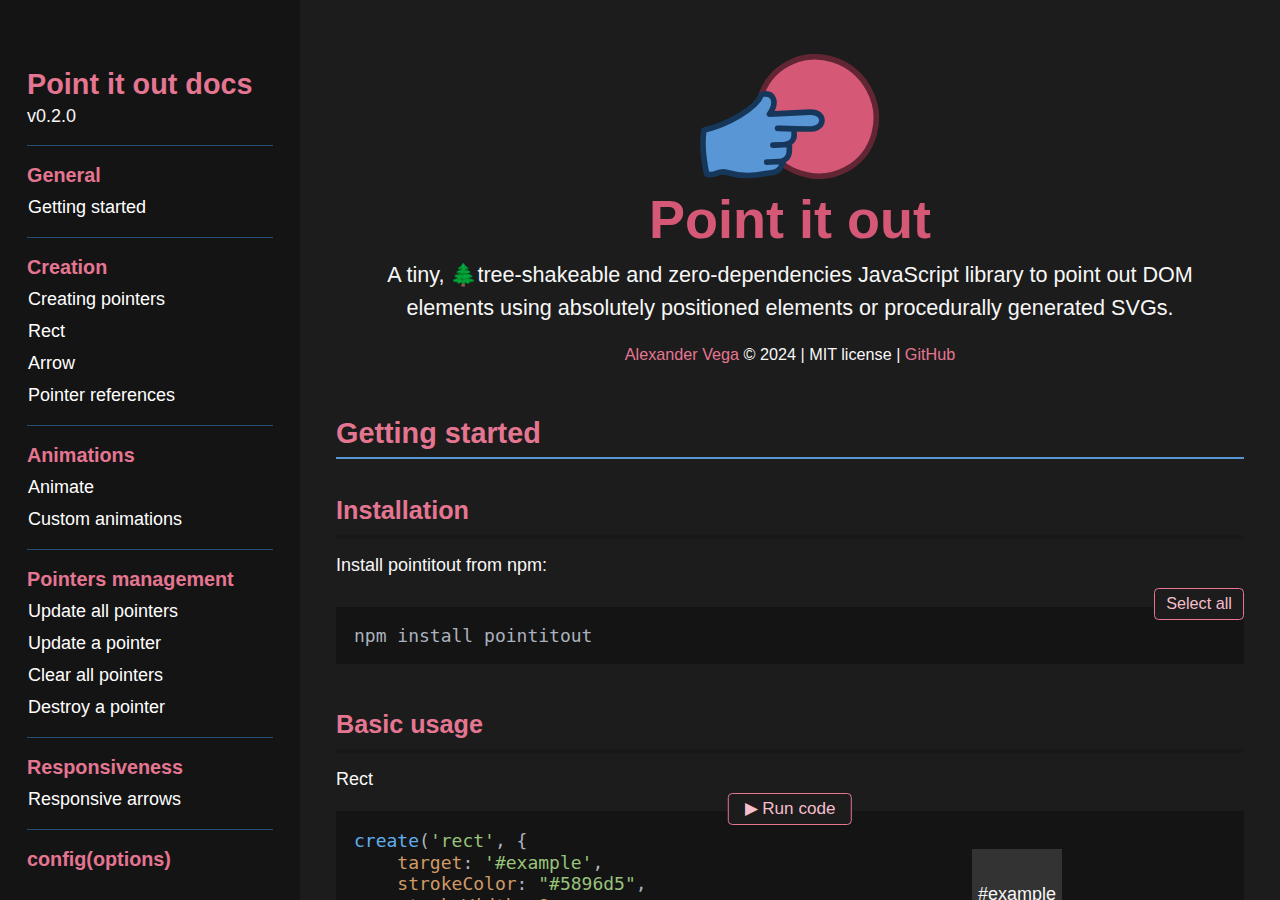
<file: index.html>
<!doctype html>
<html lang="en">
  <head>
    <title>Point it out docs</title>
    <meta 
      name="description" 
      content="A tiny, zero-dependencies JavaScript library to mark/point out DOM elements">
    <meta charset="utf-8" />
    <link rel="icon" href="./favicon.png" />
    <meta name="viewport" content="width=device-width, initial-scale=1, minimum-scale=1.0" />
    <meta name="twitter:card" content="summary">
    <meta name="twitter:title" content="Point It Out Docs">
    <meta name="twitter:description"
        content="A tiny, zero-dependencies JavaScript library to mark/point out DOM elements.">
    <meta name="twitter:image" content="https://alexvgjm.github.io/point-it-out-docs/pointitout-og-logo.png">
    <meta property="og:type" content="website" />
    <meta property="og:url" content="https://alexvgjm.github.io/point-it-out-docs/">
    <meta property="og:title" content="Point it out docs">
    <meta property="og:description"
        content="A tiny, zero-dependencies JavaScript library to mark/point out DOM elements.">
    <meta property="og:image" content="https://alexvgjm.github.io/point-it-out-docs/pointitout-og-logo.png">
    <meta property="og:image:alt" content="Point it out logo">
    <meta property="og:image:width" content="512">
    <meta property="og:image:height" content="512">
    
		<link href="./_app/immutable/assets/0.DX8jMTkm.css" rel="stylesheet">
		<link href="./_app/immutable/assets/2.DrftE_6a.css" rel="stylesheet">
		<link href="./_app/immutable/assets/Code.BOVeQm82.css" rel="stylesheet">
		<link href="./_app/immutable/assets/ColumnsContainer.DMpBQ9Uu.css" rel="stylesheet">
		<link rel="modulepreload" href="./_app/immutable/entry/start.C_4SP4wZ.js">
		<link rel="modulepreload" href="./_app/immutable/chunks/entry.DupgRjM6.js">
		<link rel="modulepreload" href="./_app/immutable/chunks/index-client.C_AGn1Ij.js">
		<link rel="modulepreload" href="./_app/immutable/chunks/paths.CXGXOoeF.js">
		<link rel="modulepreload" href="./_app/immutable/entry/app.7cC1iTsD.js">
		<link rel="modulepreload" href="./_app/immutable/chunks/disclose-version.DjlcKni_.js">
		<link rel="modulepreload" href="./_app/immutable/chunks/this.CEaKAIAF.js">
		<link rel="modulepreload" href="./_app/immutable/chunks/props.BeXgiwNT.js">
		<link rel="modulepreload" href="./_app/immutable/nodes/0.Dg5qHKQ-.js">
		<link rel="modulepreload" href="./_app/immutable/chunks/general.svelte.B65VZ__f.js">
		<link rel="modulepreload" href="./_app/immutable/chunks/legacy.BQXG6iyP.js">
		<link rel="modulepreload" href="./_app/immutable/chunks/each.DEwrRhAq.js">
		<link rel="modulepreload" href="./_app/immutable/chunks/stores.DI-hdf5D.js">
		<link rel="modulepreload" href="./_app/immutable/chunks/public.CSbpTb0O.js">
		<link rel="modulepreload" href="./_app/immutable/chunks/pointitout.Jpb47ULF.js">
		<link rel="modulepreload" href="./_app/immutable/nodes/2.D7hSCXw6.js">
		<link rel="modulepreload" href="./_app/immutable/chunks/Code.DUo6Pgyj.js">
		<link rel="modulepreload" href="./_app/immutable/chunks/ColumnsContainer.DbzHa6Fa.js">
  </head>
  <body data-sveltekit-preload-data="hover">
    <div style="display: contents"><!--[--><!--[--><!----><div class="docs-wrapper svelte-vlmqi6"><nav class="main-nav svelte-1vh071f "><button class="open-nav svelte-1vh071f"><span class="svelte-1vh071f"></span> <span class="svelte-1vh071f"></span> <span class="svelte-1vh071f"></span></button> <div class="main-nav__wrapper svelte-1vh071f"><header class="svelte-1vh071f"><h1><a href="./" data-sveltekit-reload="">Point it out docs</a></h1> <div class="version">v0.2.0</div></header> <!--[--><nav class="main-nav__section svelte-1vh071f"><h2 class="svelte-1vh071f"><a href="./#getting-started">General</a></h2> <!--[--><!--[!--><a class="main-nav__link svelte-1vh071f " href="./#getting-started">Getting started</a><!--]--><!--]--></nav><nav class="main-nav__section svelte-1vh071f"><h2 class="svelte-1vh071f"><a href="./create#creating-pointers">Creation</a></h2> <!--[--><!--[!--><a class="main-nav__link svelte-1vh071f " href="./create#creating-pointers">Creating pointers</a><!--]--><!--[!--><a class="main-nav__link svelte-1vh071f " href="./create#rect">Rect</a><!--]--><!--[!--><a class="main-nav__link svelte-1vh071f " href="./create#arrow">Arrow</a><!--]--><!--[!--><a class="main-nav__link svelte-1vh071f " href="./create#pointer-references">Pointer references</a><!--]--><!--]--></nav><nav class="main-nav__section svelte-1vh071f"><h2 class="svelte-1vh071f"><a href="./animations#animate">Animations</a></h2> <!--[--><!--[!--><a class="main-nav__link svelte-1vh071f " href="./animations#animate">Animate</a><!--]--><!--[!--><a class="main-nav__link svelte-1vh071f " href="./animations#custom-animations">Custom animations</a><!--]--><!--]--></nav><nav class="main-nav__section svelte-1vh071f"><h2 class="svelte-1vh071f"><a href="./management#update-all">Pointers management</a></h2> <!--[--><!--[!--><a class="main-nav__link svelte-1vh071f " href="./management#update-all">Update all pointers</a><!--]--><!--[!--><a class="main-nav__link svelte-1vh071f " href="./management#update-specific-pointer">Update a pointer</a><!--]--><!--[!--><a class="main-nav__link svelte-1vh071f " href="./management#clear-all-pointers">Clear all pointers</a><!--]--><!--[!--><a class="main-nav__link svelte-1vh071f " href="./management#destroy-specific-pointer">Destroy a pointer</a><!--]--><!--]--></nav><nav class="main-nav__section svelte-1vh071f"><h2 class="svelte-1vh071f"><a href="./responsiveness#responsive-arrows">Responsiveness</a></h2> <!--[--><!--[!--><a class="main-nav__link svelte-1vh071f " href="./responsiveness#responsive-arrows">Responsive arrows</a><!--]--><!--]--></nav><nav class="main-nav__section svelte-1vh071f"><h2 class="svelte-1vh071f"><a href="./config#configuring-global-options">config(options)</a></h2> <!--[--><!--[!--><a class="main-nav__link svelte-1vh071f " href="./config#configuring-global-options">Configuring global options</a><!--]--><!--]--></nav><!--]--></div></nav><!----> <main class="svelte-vlmqi6"><div class="loader svelte-1fi8u3s "><div class="loader__spinner svelte-1fi8u3s"></div></div><!----> <!----><!----><header data-nav-heading="" id="getting-started" class="svelte-1cj560o"><img class="point-it-out-logo svelte-1cj560o" src="./pointitout-logo.svg" alt="Point it out logo"> <h1 class="point-it-out-title svelte-1cj560o">Point it out</h1> <p class="subtitle svelte-1cj560o">A tiny, 🌲tree-shakeable and zero-dependencies JavaScript library to point out DOM elements using absolutely positioned
  elements or procedurally generated SVGs.</p> <p class="copy svelte-1cj560o"><a href="https://alexvega.net/">Alexander Vega</a> © 2024 | MIT license | <a href="https://github.com/alexvgjm/point-it-out">GitHub</a></p></header> <section class="doc-section"><h1>Getting started</h1> <section class="doc-section"><h2>Installation</h2> <p>Install pointitout from npm:</p> <div class="code-wrapper svelte-ciqgfa " style="--lang-color: transparent"><!--[!--><!--]--> <div class="code-wrapper__buttons svelte-ciqgfa"><!--[!--><!--]--> <!--[!--><!--]--> <!--[--><button class="code-wrapper__button svelte-ciqgfa">Select all</button><!--]--></div> <pre class="svelte-ciqgfa"><code class="language-bash svelte-ciqgfa"><!----><!---->npm install pointitout<!----></code></pre></div><!----></section> <section class="doc-section"><h2>Basic usage</h2> <p>Rect</p> <div class="columns-container svelte-3zhna5 " style="--gap: 0px; margin-top: 1rem"><div class="columns-container__left svelte-3zhna5"><!----><div class="code-wrapper svelte-ciqgfa code-wrapper--no-top" style="--lang-color: transparent"><!--[!--><!--]--> <div class="code-wrapper__buttons svelte-ciqgfa"><!--[!--><!--]--> <!--[!--><!--]--> <!--[!--><!--]--></div> <pre class="svelte-ciqgfa"><code class="language-typescript svelte-ciqgfa"><!----><!---->create('rect', {
    target: '#example',
    strokeColor: "#5896d5",
    strokeWidth: 8,
    round: '20%',
})<!----></code></pre></div><!----></div> <div class="columns-container__right svelte-3zhna5"><!----><div slot="right" class="result-panel"><button class="example-btn svelte-1cj560o">▶ Run code</button> <div class="test-box" id="example">#example</div></div><!----></div></div><!----> <p>Arrow</p> <div class="columns-container svelte-3zhna5 " style="--gap: 0px; margin-top: 1rem"><div class="columns-container__left svelte-3zhna5"><!----><div class="code-wrapper svelte-ciqgfa code-wrapper--no-top" style="--lang-color: transparent"><!--[!--><!--]--> <div class="code-wrapper__buttons svelte-ciqgfa"><!--[!--><!--]--> <!--[!--><!--]--> <!--[!--><!--]--></div> <pre class="svelte-ciqgfa"><code class="language-typescript svelte-ciqgfa"><!----><!---->create('rect', {
  target: '#example2', 
  container: 'main',
  strokeColor: "palevioletred",
  fillColor: "lightpink",
  strokeWidth: 8,
  distance: 20
})<!----></code></pre></div><!----></div> <div class="columns-container__right svelte-3zhna5"><!----><div slot="right" class="result-panel"><button class="example-btn svelte-1cj560o">▶ Run code</button> <div class="test-box" id="example2">#example</div></div><!----></div></div><!----> <p>See more options for the <a href="./create">create function</a>.</p></section></section><!----><!----></main></div><!----><!--]--> <!--[!--><!--]--><!--]-->
			
			<script>
				{
					__sveltekit_myheyk = {
						base: new URL(".", location).pathname.slice(0, -1),
						assets: "/point-it-out-docs"
					};

					const element = document.currentScript.parentElement;

					const data = [{"type":"data","data":{},"uses":{}},null];

					Promise.all([
						import("./_app/immutable/entry/start.C_4SP4wZ.js"),
						import("./_app/immutable/entry/app.7cC1iTsD.js")
					]).then(([kit, app]) => {
						kit.start(app, element, {
							node_ids: [0, 2],
							data,
							form: null,
							error: null
						});
					});
				}
			</script>
		</div>
  </body>
</html>
</file>
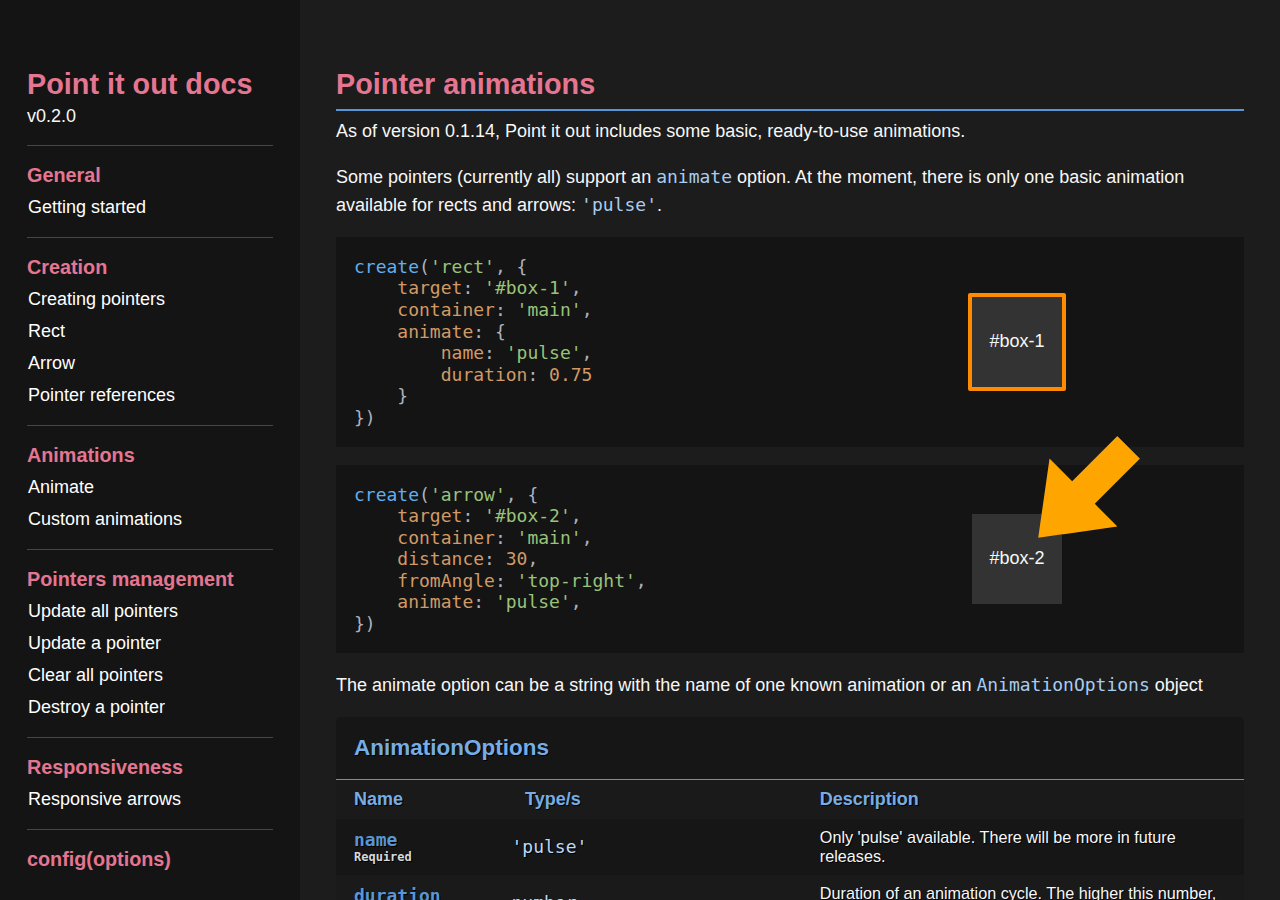
<file: animations.html>
<!doctype html>
<html lang="en">
  <head>
    <title>Point it out docs</title>
    <meta 
      name="description" 
      content="A tiny, zero-dependencies JavaScript library to mark/point out DOM elements">
    <meta charset="utf-8" />
    <link rel="icon" href="./favicon.png" />
    <meta name="viewport" content="width=device-width, initial-scale=1, minimum-scale=1.0" />
    <meta name="twitter:card" content="summary">
    <meta name="twitter:title" content="Point It Out Docs">
    <meta name="twitter:description"
        content="A tiny, zero-dependencies JavaScript library to mark/point out DOM elements.">
    <meta name="twitter:image" content="https://alexvgjm.github.io/point-it-out-docs/pointitout-og-logo.png">
    <meta property="og:type" content="website" />
    <meta property="og:url" content="https://alexvgjm.github.io/point-it-out-docs/">
    <meta property="og:title" content="Point it out docs">
    <meta property="og:description"
        content="A tiny, zero-dependencies JavaScript library to mark/point out DOM elements.">
    <meta property="og:image" content="https://alexvgjm.github.io/point-it-out-docs/pointitout-og-logo.png">
    <meta property="og:image:alt" content="Point it out logo">
    <meta property="og:image:width" content="512">
    <meta property="og:image:height" content="512">
    
		<link href="./_app/immutable/assets/0.DX8jMTkm.css" rel="stylesheet">
		<link href="./_app/immutable/assets/Code.BOVeQm82.css" rel="stylesheet">
		<link href="./_app/immutable/assets/ColumnsContainer.DMpBQ9Uu.css" rel="stylesheet">
		<link href="./_app/immutable/assets/PropertiesTable.3aZccJcu.css" rel="stylesheet">
		<link href="./_app/immutable/assets/InfoBox.GkqFjwmi.css" rel="stylesheet">
		<link rel="modulepreload" href="./_app/immutable/entry/start.C_4SP4wZ.js">
		<link rel="modulepreload" href="./_app/immutable/chunks/entry.DupgRjM6.js">
		<link rel="modulepreload" href="./_app/immutable/chunks/index-client.C_AGn1Ij.js">
		<link rel="modulepreload" href="./_app/immutable/chunks/paths.CXGXOoeF.js">
		<link rel="modulepreload" href="./_app/immutable/entry/app.7cC1iTsD.js">
		<link rel="modulepreload" href="./_app/immutable/chunks/disclose-version.DjlcKni_.js">
		<link rel="modulepreload" href="./_app/immutable/chunks/this.CEaKAIAF.js">
		<link rel="modulepreload" href="./_app/immutable/chunks/props.BeXgiwNT.js">
		<link rel="modulepreload" href="./_app/immutable/nodes/0.Dg5qHKQ-.js">
		<link rel="modulepreload" href="./_app/immutable/chunks/general.svelte.B65VZ__f.js">
		<link rel="modulepreload" href="./_app/immutable/chunks/legacy.BQXG6iyP.js">
		<link rel="modulepreload" href="./_app/immutable/chunks/each.DEwrRhAq.js">
		<link rel="modulepreload" href="./_app/immutable/chunks/stores.DI-hdf5D.js">
		<link rel="modulepreload" href="./_app/immutable/chunks/public.CSbpTb0O.js">
		<link rel="modulepreload" href="./_app/immutable/chunks/pointitout.Jpb47ULF.js">
		<link rel="modulepreload" href="./_app/immutable/nodes/3.Dw5dJVbp.js">
		<link rel="modulepreload" href="./_app/immutable/chunks/Code.DUo6Pgyj.js">
		<link rel="modulepreload" href="./_app/immutable/chunks/ColumnsContainer.DbzHa6Fa.js">
		<link rel="modulepreload" href="./_app/immutable/chunks/PropertiesTable.Cw4P0USA.js">
		<link rel="modulepreload" href="./_app/immutable/chunks/InfoBox.D6dvsujv.js">
  </head>
  <body data-sveltekit-preload-data="hover">
    <div style="display: contents"><!--[--><!--[--><!----><div class="docs-wrapper svelte-vlmqi6"><nav class="main-nav svelte-1vh071f "><button class="open-nav svelte-1vh071f"><span class="svelte-1vh071f"></span> <span class="svelte-1vh071f"></span> <span class="svelte-1vh071f"></span></button> <div class="main-nav__wrapper svelte-1vh071f"><header class="svelte-1vh071f"><h1><a href="./" data-sveltekit-reload="">Point it out docs</a></h1> <div class="version">v0.2.0</div></header> <!--[--><nav class="main-nav__section svelte-1vh071f"><h2 class="svelte-1vh071f"><a href="./#getting-started">General</a></h2> <!--[--><!--[!--><a class="main-nav__link svelte-1vh071f " href="./#getting-started">Getting started</a><!--]--><!--]--></nav><nav class="main-nav__section svelte-1vh071f"><h2 class="svelte-1vh071f"><a href="./create#creating-pointers">Creation</a></h2> <!--[--><!--[!--><a class="main-nav__link svelte-1vh071f " href="./create#creating-pointers">Creating pointers</a><!--]--><!--[!--><a class="main-nav__link svelte-1vh071f " href="./create#rect">Rect</a><!--]--><!--[!--><a class="main-nav__link svelte-1vh071f " href="./create#arrow">Arrow</a><!--]--><!--[!--><a class="main-nav__link svelte-1vh071f " href="./create#pointer-references">Pointer references</a><!--]--><!--]--></nav><nav class="main-nav__section svelte-1vh071f"><h2 class="svelte-1vh071f"><a href="./animations#animate">Animations</a></h2> <!--[--><!--[!--><a class="main-nav__link svelte-1vh071f " href="./animations#animate">Animate</a><!--]--><!--[!--><a class="main-nav__link svelte-1vh071f " href="./animations#custom-animations">Custom animations</a><!--]--><!--]--></nav><nav class="main-nav__section svelte-1vh071f"><h2 class="svelte-1vh071f"><a href="./management#update-all">Pointers management</a></h2> <!--[--><!--[!--><a class="main-nav__link svelte-1vh071f " href="./management#update-all">Update all pointers</a><!--]--><!--[!--><a class="main-nav__link svelte-1vh071f " href="./management#update-specific-pointer">Update a pointer</a><!--]--><!--[!--><a class="main-nav__link svelte-1vh071f " href="./management#clear-all-pointers">Clear all pointers</a><!--]--><!--[!--><a class="main-nav__link svelte-1vh071f " href="./management#destroy-specific-pointer">Destroy a pointer</a><!--]--><!--]--></nav><nav class="main-nav__section svelte-1vh071f"><h2 class="svelte-1vh071f"><a href="./responsiveness#responsive-arrows">Responsiveness</a></h2> <!--[--><!--[!--><a class="main-nav__link svelte-1vh071f " href="./responsiveness#responsive-arrows">Responsive arrows</a><!--]--><!--]--></nav><nav class="main-nav__section svelte-1vh071f"><h2 class="svelte-1vh071f"><a href="./config#configuring-global-options">config(options)</a></h2> <!--[--><!--[!--><a class="main-nav__link svelte-1vh071f " href="./config#configuring-global-options">Configuring global options</a><!--]--><!--]--></nav><!--]--></div></nav><!----> <main class="svelte-vlmqi6"><div class="loader svelte-1fi8u3s "><div class="loader__spinner svelte-1fi8u3s"></div></div><!----> <!----><!----><section class="doc-section"><h1 id="animate">Pointer animations</h1> <p>As of version 0.1.14, Point it out includes some basic, ready-to-use animations.</p> <p>Some pointers (currently all) support an <code>animate</code> option.
    At the moment, there is only
    one basic animation available for rects and arrows: <code>'pulse'</code>.</p> <div class="columns-container svelte-3zhna5 " style="--gap: 0px; margin-top: 1rem"><div class="columns-container__left svelte-3zhna5"><!----><div class="code-wrapper svelte-ciqgfa code-wrapper--no-top" style="--lang-color: transparent"><!--[!--><!--]--> <div class="code-wrapper__buttons svelte-ciqgfa"><!--[!--><!--]--> <!--[!--><!--]--> <!--[!--><!--]--></div> <pre class="svelte-ciqgfa"><code class="language-typescript svelte-ciqgfa"><!----><!---->create('rect', {
    target: '#box-1', 
    container: 'main',
    animate: {
        name: 'pulse',
        duration: 0.75
    }
})<!----></code></pre></div><!----></div> <div class="columns-container__right svelte-3zhna5"><!----><div slot="right" class="result-panel"><div class="test-box" id="box-1">#box-1</div></div><!----></div></div><!----> <div class="columns-container svelte-3zhna5 " style="--gap: 0px; margin-top: 1rem"><div class="columns-container__left svelte-3zhna5"><!----><div class="code-wrapper svelte-ciqgfa code-wrapper--no-top" style="--lang-color: transparent"><!--[!--><!--]--> <div class="code-wrapper__buttons svelte-ciqgfa"><!--[!--><!--]--> <!--[!--><!--]--> <!--[!--><!--]--></div> <pre class="svelte-ciqgfa"><code class="language-typescript svelte-ciqgfa"><!----><!---->create('arrow', {
    target: '#box-2', 
    container: 'main',
    distance: 30,
    fromAngle: 'top-right',
    animate: 'pulse',
})<!----></code></pre></div><!----></div> <div class="columns-container__right svelte-3zhna5"><!----><div slot="right" class="result-panel"><div class="test-box" id="box-2">#box-2</div></div><!----></div></div><!----> <p>The animate option can be a string with the name of one known animation or an <code>AnimationOptions</code> object</p> <!--[!--><section class="props-table svelte-6nh96j "><!--[--><h1 class="title svelte-6nh96j"><!---->AnimationOptions<!----></h1><!--]--> <!--[--><div class="props-table__header props-table__header--name svelte-6nh96j">Name</div> <div class="props-table__header props-table__header--types svelte-6nh96j">Type/s</div> <div class="props-table__header props-table__header--desc svelte-6nh96j">Description</div><!--]--> <!--[--><div class="prop-name svelte-6nh96j ">name <span class="default svelte-6nh96j"><!--[!-->Required<!--]--></span></div> <div class="prop-types svelte-6nh96j"><!--[--><span class="prop-type svelte-6nh96j"><!---->'pulse'<!----></span><!--]--></div> <div class="prop-desc svelte-6nh96j"><span><!---->Only 'pulse' available. There will be more in future releases.<!----></span></div> <!--[!--><!--]--><div class="prop-name svelte-6nh96j ">duration <span class="default svelte-6nh96j"><!--[-->Default: 1<!--]--></span></div> <div class="prop-types svelte-6nh96j"><!--[--><span class="prop-type svelte-6nh96j"><!---->number<!----></span><!--]--></div> <div class="prop-desc svelte-6nh96j"><span><!---->Duration of an animation cycle. The higher this number, the lower the speed.<!----></span></div> <!--[!--><!--]--><div class="prop-name svelte-6nh96j ">direction <span class="default svelte-6nh96j"><!--[-->Default: 'alternate'<!--]--></span></div> <div class="prop-types svelte-6nh96j"><!--[--><span class="prop-type svelte-6nh96j"><!---->'normal'<!----></span><span class="prop-type svelte-6nh96j"><!---->'alternate'<!----></span><!--]--></div> <div class="prop-desc svelte-6nh96j"><span><!---->If should play forward or alternate forward and backward.<!----></span></div> <!--[!--><!--]--><div class="prop-name svelte-6nh96j ">repeat <span class="default svelte-6nh96j"><!--[-->Default: 'infinite'<!--]--></span></div> <div class="prop-types svelte-6nh96j"><!--[--><span class="prop-type svelte-6nh96j"><!---->number<!----></span><span class="prop-type svelte-6nh96j"><!---->'infinite'<!----></span><!--]--></div> <div class="prop-desc svelte-6nh96j"><span><!---->Number of repetitions or 'infinite'<!----></span></div> <!--[!--><!--]--><!--]--><!----></section><!--]--><!----> <h2>Why so few options?</h2> <p>The goal is not to create a full-fledged animation system, but rather to 
    provide some basic, ready-to-use animations. If you want to implement 
    more complex custom animations, read the section below.</p></section> <section class="doc-section"><h1 id="custom-animations">Custom animations</h1> <p>To facilitate customization, pointers are not WebComponents and do not hide any of the
    properties they use. They are simple HTML elements in your site or web app.</p> <p>You can use the <code><a href="./create#common-params">className</a></code> option to add a custom class to a pointer, or do anything else you want with the pointer reference,
    such as assigning an ID. This way, you can write your own CSS animations.</p> <div class="columns-container svelte-3zhna5 " style="--gap: 0px; margin-top: 2.5rem"><div class="columns-container__left svelte-3zhna5"><!----><div slot="left"><div class="code-wrapper svelte-ciqgfa code-wrapper--show-lang code-wrapper--no-top" style="--lang-color: #f1dd35"><!--[--><div class="code-wrapper__lang svelte-ciqgfa">JavaScript</div><!--]--> <div class="code-wrapper__buttons svelte-ciqgfa"><!--[!--><!--]--> <!--[!--><!--]--> <!--[!--><!--]--></div> <pre class="svelte-ciqgfa"><code class="language-javascript svelte-ciqgfa"><!----><!---->create('rect', {
  target: '#example', 
  container: 'main',
  className: 'rainbow-spinny-pointer'
})<!----></code></pre></div><!----> <div class="code-wrapper svelte-ciqgfa code-wrapper--show-lang" style="--lang-color: #2965f1"><!--[--><div class="code-wrapper__lang svelte-ciqgfa">CSS</div><!--]--> <div class="code-wrapper__buttons svelte-ciqgfa"><!--[!--><!--]--> <!--[!--><!--]--> <!--[!--><!--]--></div> <pre class="svelte-ciqgfa"><code class="language-css svelte-ciqgfa"><!----><!---->.rainbow-spinny-pointer {
  animation: 2s infinite rainbow-spin;
}

@keyframes rainbow-spin {
  0% { 
    transform: rotate(0deg);
    filter: hue-rotate(0);
  }
  100% { 
    transform: rotate(360deg); 
    filter: hue-rotate(360deg);
  }
}<!----></code></pre></div><!----></div><!----></div> <div class="columns-container__right svelte-3zhna5"><!----><div slot="right" class="result-panel"><div class="test-box" id="example">#example</div></div><!----></div></div><!----> <div class="info-box svelte-ki5phx"><!--[!--><!--]--> <!----><!---->Do not mix <code>animate</code> option and custom animations.<!----></div><!----> <h2>Unsafe CSS properties</h2> <p>Some CSS properties of pointers can be overridden during
    updates. Specifically, you should be aware of 
    the <code>left</code> and <code>top</code> properties,
    which are used to position the pointer over the target.</p> <p>On the other hand, most styling properties are set when the pointer is
  created and are applied inline using the style attribute on the pointer 
  element or its child elements. Fortunately, animation properties take 
  precedence and override inline styles.</p> <p>Besides animations, if you need to modify some styles via CSS instead of 
  using the options, you will need to replace the inline styles 
  via JavaScript or use the infamous <code>!important</code> keyword. Don't
  be afraid to use it, this is one of the legitimate uses of that keyword and
  one of the reasons for its existence.</p></section><!----><!----></main></div><!----><!--]--> <!--[!--><!--]--><!--]-->
			
			<script>
				{
					__sveltekit_myheyk = {
						base: new URL(".", location).pathname.slice(0, -1),
						assets: "/point-it-out-docs"
					};

					const element = document.currentScript.parentElement;

					const data = [{"type":"data","data":{},"uses":{}},null];

					Promise.all([
						import("./_app/immutable/entry/start.C_4SP4wZ.js"),
						import("./_app/immutable/entry/app.7cC1iTsD.js")
					]).then(([kit, app]) => {
						kit.start(app, element, {
							node_ids: [0, 3],
							data,
							form: null,
							error: null
						});
					});
				}
			</script>
		</div>
  </body>
</html>
</file>
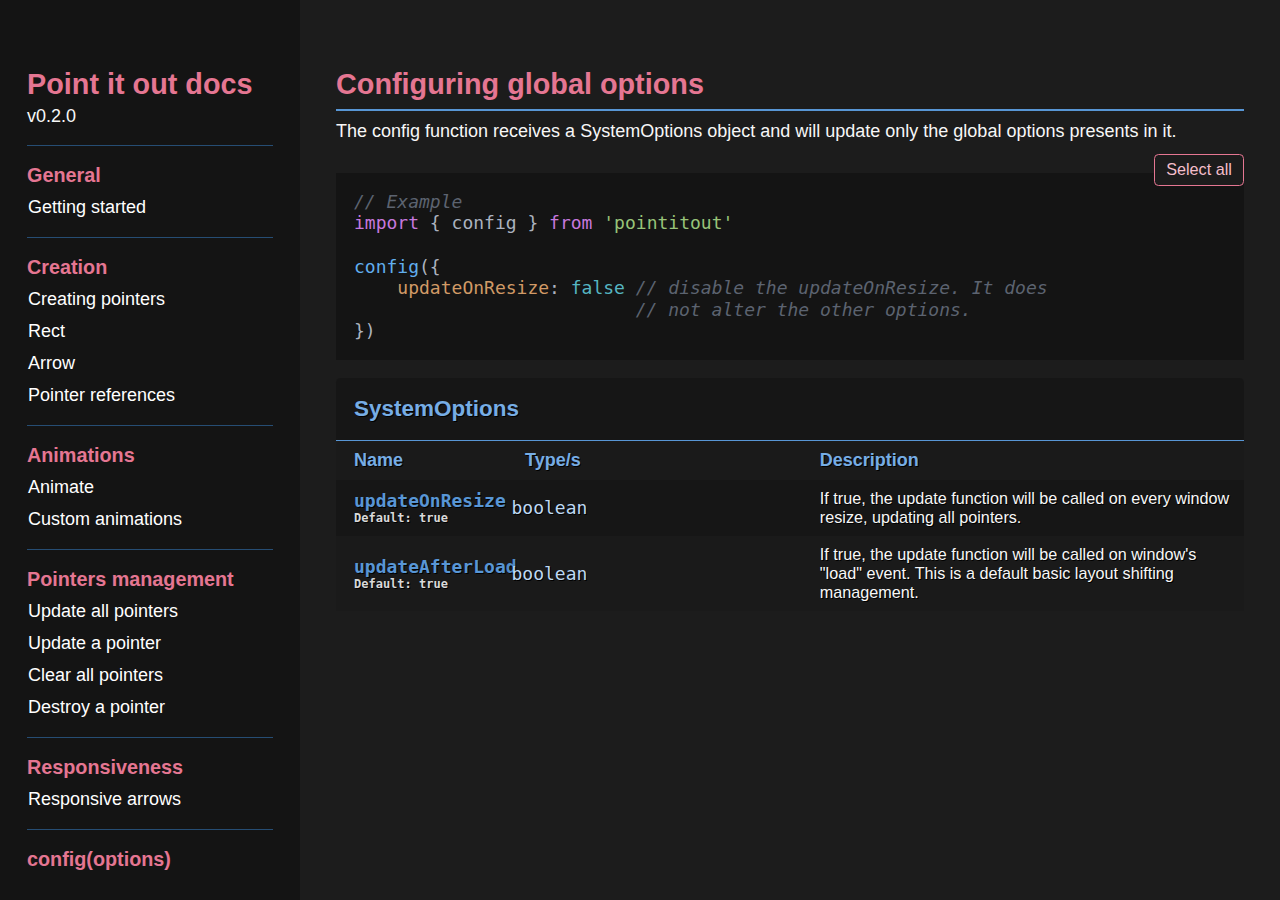
<file: config.html>
<!doctype html>
<html lang="en">
  <head>
    <title>Point it out docs</title>
    <meta 
      name="description" 
      content="A tiny, zero-dependencies JavaScript library to mark/point out DOM elements">
    <meta charset="utf-8" />
    <link rel="icon" href="./favicon.png" />
    <meta name="viewport" content="width=device-width, initial-scale=1, minimum-scale=1.0" />
    <meta name="twitter:card" content="summary">
    <meta name="twitter:title" content="Point It Out Docs">
    <meta name="twitter:description"
        content="A tiny, zero-dependencies JavaScript library to mark/point out DOM elements.">
    <meta name="twitter:image" content="https://alexvgjm.github.io/point-it-out-docs/pointitout-og-logo.png">
    <meta property="og:type" content="website" />
    <meta property="og:url" content="https://alexvgjm.github.io/point-it-out-docs/">
    <meta property="og:title" content="Point it out docs">
    <meta property="og:description"
        content="A tiny, zero-dependencies JavaScript library to mark/point out DOM elements.">
    <meta property="og:image" content="https://alexvgjm.github.io/point-it-out-docs/pointitout-og-logo.png">
    <meta property="og:image:alt" content="Point it out logo">
    <meta property="og:image:width" content="512">
    <meta property="og:image:height" content="512">
    
		<link href="./_app/immutable/assets/0.DX8jMTkm.css" rel="stylesheet">
		<link href="./_app/immutable/assets/Code.BOVeQm82.css" rel="stylesheet">
		<link href="./_app/immutable/assets/PropertiesTable.3aZccJcu.css" rel="stylesheet">
		<link rel="modulepreload" href="./_app/immutable/entry/start.C_4SP4wZ.js">
		<link rel="modulepreload" href="./_app/immutable/chunks/entry.DupgRjM6.js">
		<link rel="modulepreload" href="./_app/immutable/chunks/index-client.C_AGn1Ij.js">
		<link rel="modulepreload" href="./_app/immutable/chunks/paths.CXGXOoeF.js">
		<link rel="modulepreload" href="./_app/immutable/entry/app.7cC1iTsD.js">
		<link rel="modulepreload" href="./_app/immutable/chunks/disclose-version.DjlcKni_.js">
		<link rel="modulepreload" href="./_app/immutable/chunks/this.CEaKAIAF.js">
		<link rel="modulepreload" href="./_app/immutable/chunks/props.BeXgiwNT.js">
		<link rel="modulepreload" href="./_app/immutable/nodes/0.Dg5qHKQ-.js">
		<link rel="modulepreload" href="./_app/immutable/chunks/general.svelte.B65VZ__f.js">
		<link rel="modulepreload" href="./_app/immutable/chunks/legacy.BQXG6iyP.js">
		<link rel="modulepreload" href="./_app/immutable/chunks/each.DEwrRhAq.js">
		<link rel="modulepreload" href="./_app/immutable/chunks/stores.DI-hdf5D.js">
		<link rel="modulepreload" href="./_app/immutable/chunks/public.CSbpTb0O.js">
		<link rel="modulepreload" href="./_app/immutable/chunks/pointitout.Jpb47ULF.js">
		<link rel="modulepreload" href="./_app/immutable/nodes/4.Dkwi65V-.js">
		<link rel="modulepreload" href="./_app/immutable/chunks/Code.DUo6Pgyj.js">
		<link rel="modulepreload" href="./_app/immutable/chunks/PropertiesTable.Cw4P0USA.js">
  </head>
  <body data-sveltekit-preload-data="hover">
    <div style="display: contents"><!--[--><!--[--><!----><div class="docs-wrapper svelte-vlmqi6"><nav class="main-nav svelte-1vh071f "><button class="open-nav svelte-1vh071f"><span class="svelte-1vh071f"></span> <span class="svelte-1vh071f"></span> <span class="svelte-1vh071f"></span></button> <div class="main-nav__wrapper svelte-1vh071f"><header class="svelte-1vh071f"><h1><a href="./" data-sveltekit-reload="">Point it out docs</a></h1> <div class="version">v0.2.0</div></header> <!--[--><nav class="main-nav__section svelte-1vh071f"><h2 class="svelte-1vh071f"><a href="./#getting-started">General</a></h2> <!--[--><!--[!--><a class="main-nav__link svelte-1vh071f " href="./#getting-started">Getting started</a><!--]--><!--]--></nav><nav class="main-nav__section svelte-1vh071f"><h2 class="svelte-1vh071f"><a href="./create#creating-pointers">Creation</a></h2> <!--[--><!--[!--><a class="main-nav__link svelte-1vh071f " href="./create#creating-pointers">Creating pointers</a><!--]--><!--[!--><a class="main-nav__link svelte-1vh071f " href="./create#rect">Rect</a><!--]--><!--[!--><a class="main-nav__link svelte-1vh071f " href="./create#arrow">Arrow</a><!--]--><!--[!--><a class="main-nav__link svelte-1vh071f " href="./create#pointer-references">Pointer references</a><!--]--><!--]--></nav><nav class="main-nav__section svelte-1vh071f"><h2 class="svelte-1vh071f"><a href="./animations#animate">Animations</a></h2> <!--[--><!--[!--><a class="main-nav__link svelte-1vh071f " href="./animations#animate">Animate</a><!--]--><!--[!--><a class="main-nav__link svelte-1vh071f " href="./animations#custom-animations">Custom animations</a><!--]--><!--]--></nav><nav class="main-nav__section svelte-1vh071f"><h2 class="svelte-1vh071f"><a href="./management#update-all">Pointers management</a></h2> <!--[--><!--[!--><a class="main-nav__link svelte-1vh071f " href="./management#update-all">Update all pointers</a><!--]--><!--[!--><a class="main-nav__link svelte-1vh071f " href="./management#update-specific-pointer">Update a pointer</a><!--]--><!--[!--><a class="main-nav__link svelte-1vh071f " href="./management#clear-all-pointers">Clear all pointers</a><!--]--><!--[!--><a class="main-nav__link svelte-1vh071f " href="./management#destroy-specific-pointer">Destroy a pointer</a><!--]--><!--]--></nav><nav class="main-nav__section svelte-1vh071f"><h2 class="svelte-1vh071f"><a href="./responsiveness#responsive-arrows">Responsiveness</a></h2> <!--[--><!--[!--><a class="main-nav__link svelte-1vh071f " href="./responsiveness#responsive-arrows">Responsive arrows</a><!--]--><!--]--></nav><nav class="main-nav__section svelte-1vh071f"><h2 class="svelte-1vh071f"><a href="./config#configuring-global-options">config(options)</a></h2> <!--[--><!--[!--><a class="main-nav__link svelte-1vh071f " href="./config#configuring-global-options">Configuring global options</a><!--]--><!--]--></nav><!--]--></div></nav><!----> <main class="svelte-vlmqi6"><div class="loader svelte-1fi8u3s "><div class="loader__spinner svelte-1fi8u3s"></div></div><!----> <!----><!----><section class="doc-section"><h1 id="configuring-global-options">Configuring global options</h1> <p>The config function receives a SystemOptions object and will update only 
    the global options presents in it.</p> <div class="code-wrapper svelte-ciqgfa " style="--lang-color: transparent"><!--[!--><!--]--> <div class="code-wrapper__buttons svelte-ciqgfa"><!--[!--><!--]--> <!--[!--><!--]--> <!--[--><button class="code-wrapper__button svelte-ciqgfa">Select all</button><!--]--></div> <pre class="svelte-ciqgfa"><code class="language-typescript svelte-ciqgfa"><!----><!---->// Example
import { config } from 'pointitout' 
    
config({
    updateOnResize: false // disable the updateOnResize. It does
                          // not alter the other options.
})<!----></code></pre></div><!----> <!--[!--><section class="props-table svelte-6nh96j "><!--[--><h1 class="title svelte-6nh96j"><!---->SystemOptions<!----></h1><!--]--> <!--[--><div class="props-table__header props-table__header--name svelte-6nh96j">Name</div> <div class="props-table__header props-table__header--types svelte-6nh96j">Type/s</div> <div class="props-table__header props-table__header--desc svelte-6nh96j">Description</div><!--]--> <!--[--><div class="prop-name svelte-6nh96j ">updateOnResize <span class="default svelte-6nh96j"><!--[-->Default: true<!--]--></span></div> <div class="prop-types svelte-6nh96j"><!--[--><span class="prop-type svelte-6nh96j"><!---->boolean<!----></span><!--]--></div> <div class="prop-desc svelte-6nh96j"><span><!---->If true, the update function will be called on every window resize, updating all pointers.<!----></span></div> <!--[!--><!--]--><div class="prop-name svelte-6nh96j ">updateAfterLoad <span class="default svelte-6nh96j"><!--[-->Default: true<!--]--></span></div> <div class="prop-types svelte-6nh96j"><!--[--><span class="prop-type svelte-6nh96j"><!---->boolean<!----></span><!--]--></div> <div class="prop-desc svelte-6nh96j"><span><!---->If true, the update function will be called on window's "load" event. This is a default basic layout shifting management.<!----></span></div> <!--[!--><!--]--><!--]--><!----></section><!--]--><!----></section><!----><!----></main></div><!----><!--]--> <!--[!--><!--]--><!--]-->
			
			<script>
				{
					__sveltekit_myheyk = {
						base: new URL(".", location).pathname.slice(0, -1),
						assets: "/point-it-out-docs"
					};

					const element = document.currentScript.parentElement;

					const data = [{"type":"data","data":{},"uses":{}},null];

					Promise.all([
						import("./_app/immutable/entry/start.C_4SP4wZ.js"),
						import("./_app/immutable/entry/app.7cC1iTsD.js")
					]).then(([kit, app]) => {
						kit.start(app, element, {
							node_ids: [0, 4],
							data,
							form: null,
							error: null
						});
					});
				}
			</script>
		</div>
  </body>
</html>
</file>
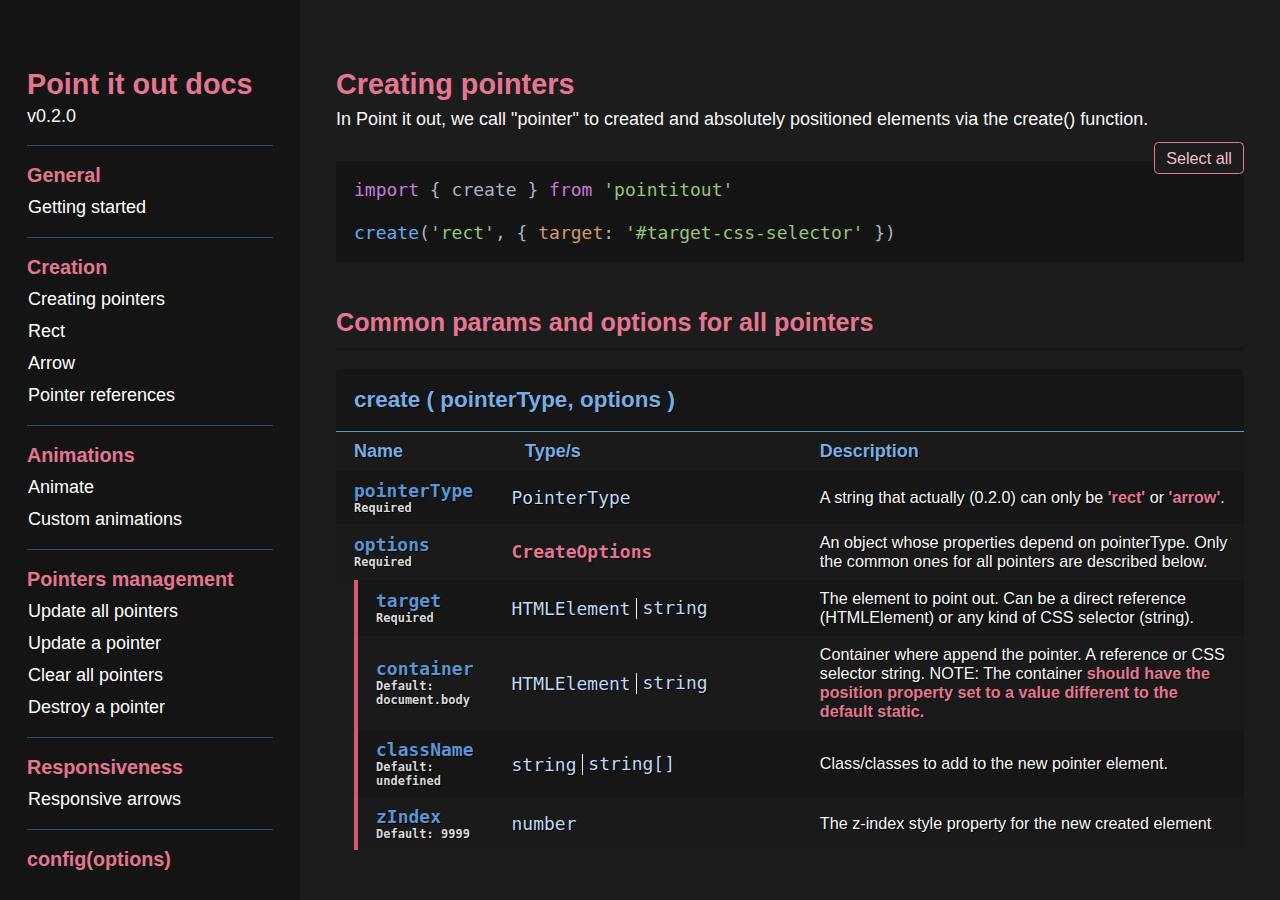
<file: create.html>
<!doctype html>
<html lang="en">
  <head>
    <title>Point it out docs</title>
    <meta 
      name="description" 
      content="A tiny, zero-dependencies JavaScript library to mark/point out DOM elements">
    <meta charset="utf-8" />
    <link rel="icon" href="./favicon.png" />
    <meta name="viewport" content="width=device-width, initial-scale=1, minimum-scale=1.0" />
    <meta name="twitter:card" content="summary">
    <meta name="twitter:title" content="Point It Out Docs">
    <meta name="twitter:description"
        content="A tiny, zero-dependencies JavaScript library to mark/point out DOM elements.">
    <meta name="twitter:image" content="https://alexvgjm.github.io/point-it-out-docs/pointitout-og-logo.png">
    <meta property="og:type" content="website" />
    <meta property="og:url" content="https://alexvgjm.github.io/point-it-out-docs/">
    <meta property="og:title" content="Point it out docs">
    <meta property="og:description"
        content="A tiny, zero-dependencies JavaScript library to mark/point out DOM elements.">
    <meta property="og:image" content="https://alexvgjm.github.io/point-it-out-docs/pointitout-og-logo.png">
    <meta property="og:image:alt" content="Point it out logo">
    <meta property="og:image:width" content="512">
    <meta property="og:image:height" content="512">
    
		<link href="./_app/immutable/assets/0.DX8jMTkm.css" rel="stylesheet">
		<link href="./_app/immutable/assets/Code.BOVeQm82.css" rel="stylesheet">
		<link href="./_app/immutable/assets/ColumnsContainer.DMpBQ9Uu.css" rel="stylesheet">
		<link href="./_app/immutable/assets/PropertiesTable.3aZccJcu.css" rel="stylesheet">
		<link href="./_app/immutable/assets/InfoBox.GkqFjwmi.css" rel="stylesheet">
		<link rel="modulepreload" href="./_app/immutable/entry/start.C_4SP4wZ.js">
		<link rel="modulepreload" href="./_app/immutable/chunks/entry.DupgRjM6.js">
		<link rel="modulepreload" href="./_app/immutable/chunks/index-client.C_AGn1Ij.js">
		<link rel="modulepreload" href="./_app/immutable/chunks/paths.CXGXOoeF.js">
		<link rel="modulepreload" href="./_app/immutable/entry/app.7cC1iTsD.js">
		<link rel="modulepreload" href="./_app/immutable/chunks/disclose-version.DjlcKni_.js">
		<link rel="modulepreload" href="./_app/immutable/chunks/this.CEaKAIAF.js">
		<link rel="modulepreload" href="./_app/immutable/chunks/props.BeXgiwNT.js">
		<link rel="modulepreload" href="./_app/immutable/nodes/0.Dg5qHKQ-.js">
		<link rel="modulepreload" href="./_app/immutable/chunks/general.svelte.B65VZ__f.js">
		<link rel="modulepreload" href="./_app/immutable/chunks/legacy.BQXG6iyP.js">
		<link rel="modulepreload" href="./_app/immutable/chunks/each.DEwrRhAq.js">
		<link rel="modulepreload" href="./_app/immutable/chunks/stores.DI-hdf5D.js">
		<link rel="modulepreload" href="./_app/immutable/chunks/public.CSbpTb0O.js">
		<link rel="modulepreload" href="./_app/immutable/chunks/pointitout.Jpb47ULF.js">
		<link rel="modulepreload" href="./_app/immutable/nodes/5.BHRLWZKJ.js">
		<link rel="modulepreload" href="./_app/immutable/chunks/Code.DUo6Pgyj.js">
		<link rel="modulepreload" href="./_app/immutable/chunks/ColumnsContainer.DbzHa6Fa.js">
		<link rel="modulepreload" href="./_app/immutable/chunks/PropertiesTable.Cw4P0USA.js">
		<link rel="modulepreload" href="./_app/immutable/chunks/InfoBox.D6dvsujv.js">
  </head>
  <body data-sveltekit-preload-data="hover">
    <div style="display: contents"><!--[--><!--[--><!----><div class="docs-wrapper svelte-vlmqi6"><nav class="main-nav svelte-1vh071f "><button class="open-nav svelte-1vh071f"><span class="svelte-1vh071f"></span> <span class="svelte-1vh071f"></span> <span class="svelte-1vh071f"></span></button> <div class="main-nav__wrapper svelte-1vh071f"><header class="svelte-1vh071f"><h1><a href="./" data-sveltekit-reload="">Point it out docs</a></h1> <div class="version">v0.2.0</div></header> <!--[--><nav class="main-nav__section svelte-1vh071f"><h2 class="svelte-1vh071f"><a href="./#getting-started">General</a></h2> <!--[--><!--[!--><a class="main-nav__link svelte-1vh071f " href="./#getting-started">Getting started</a><!--]--><!--]--></nav><nav class="main-nav__section svelte-1vh071f"><h2 class="svelte-1vh071f"><a href="./create#creating-pointers">Creation</a></h2> <!--[--><!--[!--><a class="main-nav__link svelte-1vh071f " href="./create#creating-pointers">Creating pointers</a><!--]--><!--[!--><a class="main-nav__link svelte-1vh071f " href="./create#rect">Rect</a><!--]--><!--[!--><a class="main-nav__link svelte-1vh071f " href="./create#arrow">Arrow</a><!--]--><!--[!--><a class="main-nav__link svelte-1vh071f " href="./create#pointer-references">Pointer references</a><!--]--><!--]--></nav><nav class="main-nav__section svelte-1vh071f"><h2 class="svelte-1vh071f"><a href="./animations#animate">Animations</a></h2> <!--[--><!--[!--><a class="main-nav__link svelte-1vh071f " href="./animations#animate">Animate</a><!--]--><!--[!--><a class="main-nav__link svelte-1vh071f " href="./animations#custom-animations">Custom animations</a><!--]--><!--]--></nav><nav class="main-nav__section svelte-1vh071f"><h2 class="svelte-1vh071f"><a href="./management#update-all">Pointers management</a></h2> <!--[--><!--[!--><a class="main-nav__link svelte-1vh071f " href="./management#update-all">Update all pointers</a><!--]--><!--[!--><a class="main-nav__link svelte-1vh071f " href="./management#update-specific-pointer">Update a pointer</a><!--]--><!--[!--><a class="main-nav__link svelte-1vh071f " href="./management#clear-all-pointers">Clear all pointers</a><!--]--><!--[!--><a class="main-nav__link svelte-1vh071f " href="./management#destroy-specific-pointer">Destroy a pointer</a><!--]--><!--]--></nav><nav class="main-nav__section svelte-1vh071f"><h2 class="svelte-1vh071f"><a href="./responsiveness#responsive-arrows">Responsiveness</a></h2> <!--[--><!--[!--><a class="main-nav__link svelte-1vh071f " href="./responsiveness#responsive-arrows">Responsive arrows</a><!--]--><!--]--></nav><nav class="main-nav__section svelte-1vh071f"><h2 class="svelte-1vh071f"><a href="./config#configuring-global-options">config(options)</a></h2> <!--[--><!--[!--><a class="main-nav__link svelte-1vh071f " href="./config#configuring-global-options">Configuring global options</a><!--]--><!--]--></nav><!--]--></div></nav><!----> <main class="svelte-vlmqi6"><div class="loader svelte-1fi8u3s "><div class="loader__spinner svelte-1fi8u3s"></div></div><!----> <!----><!----><h1 id="creating-pointers">Creating pointers</h1> <section class="doc-section"><p>In Point it out, we call "pointer" to created and absolutely positioned elements via the
    create() function.</p> <div class="code-wrapper svelte-ciqgfa " style="--lang-color: transparent"><!--[!--><!--]--> <div class="code-wrapper__buttons svelte-ciqgfa"><!--[!--><!--]--> <!--[!--><!--]--> <!--[--><button class="code-wrapper__button svelte-ciqgfa">Select all</button><!--]--></div> <pre class="svelte-ciqgfa"><code class="language-typescript svelte-ciqgfa"><!----><!---->import { create } from 'pointitout' 

create('rect', { target: '#target-css-selector' })<!----></code></pre></div><!----> <section class="doc-section"><h2 id="common-params">Common params and options for all pointers</h2> <!--[!--><section class="props-table svelte-6nh96j "><!--[--><h1 class="title svelte-6nh96j"><!---->create ( pointerType, <span id='options-in-title'>options</span> )<!----></h1><!--]--> <!--[--><div class="props-table__header props-table__header--name svelte-6nh96j">Name</div> <div class="props-table__header props-table__header--types svelte-6nh96j">Type/s</div> <div class="props-table__header props-table__header--desc svelte-6nh96j">Description</div><!--]--> <!--[--><div class="prop-name svelte-6nh96j ">pointerType <span class="default svelte-6nh96j"><!--[!-->Required<!--]--></span></div> <div class="prop-types svelte-6nh96j"><!--[--><span class="prop-type svelte-6nh96j"><!---->PointerType<!----></span><!--]--></div> <div class="prop-desc svelte-6nh96j"><span><!---->A string that actually (0.2.0) can only 
        be <strong>'rect'</strong> or <strong>'arrow'</strong>.<!----></span></div> <!--[!--><!--]--><div class="prop-name svelte-6nh96j ">options <span class="default svelte-6nh96j"><!--[!-->Required<!--]--></span></div> <div class="prop-types svelte-6nh96j"><!--[--><span class="prop-type svelte-6nh96j"><!----><strong>CreateOptions</strong><!----></span><!--]--></div> <div class="prop-desc svelte-6nh96j"><span><!---->An object whose properties depend on  
        pointerType. Only the common ones for all pointers are described below.<!----></span></div> <!--[--><!--[--><!--[!--><!--]--> <!--[!--><!--]--> <!--[--><div class="prop-name svelte-6nh96j subtable-name">target <span class="default svelte-6nh96j"><!--[!-->Required<!--]--></span></div> <div class="prop-types svelte-6nh96j"><!--[--><span class="prop-type svelte-6nh96j"><!---->HTMLElement<!----></span><span class="prop-type svelte-6nh96j"><!---->string<!----></span><!--]--></div> <div class="prop-desc svelte-6nh96j"><span><!---->The element to point out. Can be a direct reference 
                (HTMLElement) or any kind of CSS selector (string).<!----></span></div> <!--[!--><!--]--><div class="prop-name svelte-6nh96j subtable-name">container <span class="default svelte-6nh96j"><!--[-->Default: document.body<!--]--></span></div> <div class="prop-types svelte-6nh96j"><!--[--><span class="prop-type svelte-6nh96j"><!---->HTMLElement<!----></span><span class="prop-type svelte-6nh96j"><!---->string<!----></span><!--]--></div> <div class="prop-desc svelte-6nh96j"><span><!---->Container where append the pointer. A reference or CSS selector string. NOTE: The container <strong>should have the position property set to a value different to the default static.</strong><!----></span></div> <!--[!--><!--]--><div class="prop-name svelte-6nh96j subtable-name">className <span class="default svelte-6nh96j"><!--[-->Default: undefined<!--]--></span></div> <div class="prop-types svelte-6nh96j"><!--[--><span class="prop-type svelte-6nh96j"><!---->string<!----></span><span class="prop-type svelte-6nh96j"><!---->string[]<!----></span><!--]--></div> <div class="prop-desc svelte-6nh96j"><span><!---->Class/classes to add to the new pointer element.<!----></span></div> <!--[!--><!--]--><div class="prop-name svelte-6nh96j subtable-name">zIndex <span class="default svelte-6nh96j"><!--[-->Default: 9999<!--]--></span></div> <div class="prop-types svelte-6nh96j"><!--[--><span class="prop-type svelte-6nh96j"><!---->number<!----></span><!--]--></div> <div class="prop-desc svelte-6nh96j"><span><!---->The z-index style property for the new created element<!----></span></div> <!--[!--><!--]--><!--]--><!--]--><!----><!--]--><!--]--><!----></section><!--]--><!----></section> <section class="doc-section"><h2>Common params and options for all SVG pointers</h2> <!--[!--><section class="props-table svelte-6nh96j "><!--[--><h1 class="title svelte-6nh96j"><!---->SVGOptions<!----></h1><!--]--> <!--[--><div class="props-table__header props-table__header--name svelte-6nh96j">Name</div> <div class="props-table__header props-table__header--types svelte-6nh96j">Type/s</div> <div class="props-table__header props-table__header--desc svelte-6nh96j">Description</div><!--]--> <!--[--><div class="prop-name svelte-6nh96j ">strokeWidth <span class="default svelte-6nh96j"><!--[-->Default: 4<!--]--></span></div> <div class="prop-types svelte-6nh96j"><!--[--><span class="prop-type svelte-6nh96j"><!---->number<!----></span><!--]--></div> <div class="prop-desc svelte-6nh96j"><span><!---->Stroke (the outline line) width in pixels.<!----></span></div> <!--[!--><!--]--><div class="prop-name svelte-6nh96j ">strokeColor <span class="default svelte-6nh96j"><!--[-->Default: 'darkorange'<!--]--></span></div> <div class="prop-types svelte-6nh96j"><!--[--><span class="prop-type svelte-6nh96j"><!---->string<!----></span><!--]--></div> <div class="prop-desc svelte-6nh96j"><span><!---->Stroke (the outline line) color. A SVG/CSS valid color string i.e <strong>'#aa23c8'</strong> or <strong>'rgba(211, 17, 32, 0.5)'</strong>.<!----></span></div> <!--[!--><!--]--><div class="prop-name svelte-6nh96j ">fillColor <span class="default svelte-6nh96j"><!--[-->Default: 'orange' ('none' in rects)<!--]--></span></div> <div class="prop-types svelte-6nh96j"><!--[--><span class="prop-type svelte-6nh96j"><!---->string<!----></span><!--]--></div> <div class="prop-desc svelte-6nh96j"><span><!---->SVG fill color (to fill the shape). A SVG/CSS valid color string i.e <strong>'#aa23c8'</strong> or <strong>'rgba(211, 17, 32, 0.5)'</strong>.<!----></span></div> <!--[!--><!--]--><!--]--><!----></section><!--]--><!----> <div class="info-box svelte-ki5phx"><!--[!--><!--]--> <!----><!---->TIP: You can access the created SVG, so you can actually modify 
      any of its styles by CSS properties, but be careful with those properties 
      that alter the size, since Point it out will not recalculate an appropriate 
      container size for it.<!----></div><!----></section></section> <section class="doc-section"><h1 id="rect">Rect</h1> <p>The first and most basic pointer. In addition to the options described above, this pointer has
    the following specific options:</p> <!--[!--><section class="props-table svelte-6nh96j "><!--[--><h1 class="title svelte-6nh96j"><!---->create ( <strong>'rect'</strong>, options )<!----></h1><!--]--> <!--[--><div class="props-table__header props-table__header--name svelte-6nh96j">Name</div> <div class="props-table__header props-table__header--types svelte-6nh96j">Type/s</div> <div class="props-table__header props-table__header--desc svelte-6nh96j">Description</div><!--]--> <!--[--><div class="prop-name svelte-6nh96j ">round <span class="default svelte-6nh96j"><!--[-->Default: 0<!--]--></span></div> <div class="prop-types svelte-6nh96j"><!--[--><span class="prop-type svelte-6nh96j"><!---->number<!----></span><span class="prop-type svelte-6nh96j"><!---->string<!----></span><span class="prop-type svelte-6nh96j"><!----><strong>object</strong><!----></span><!--]--></div> <div class="prop-desc svelte-6nh96j"><span><!---->Round borders as number (pixel), a string with any valid SVG value (i.e '20%') or an object with rx and ry properties explained below.<!----></span></div> <!--[--><!--[--><!--[!--><!--]--> <!--[!--><!--]--> <!--[--><div class="prop-name svelte-6nh96j subtable-name">rx <span class="default svelte-6nh96j"><!--[-->Default: 0<!--]--></span></div> <div class="prop-types svelte-6nh96j"><!--[--><span class="prop-type svelte-6nh96j"><!---->number<!----></span><span class="prop-type svelte-6nh96j"><!---->string<!----></span><!--]--></div> <div class="prop-desc svelte-6nh96j"><span><!---->Round applied to horizontal axis.<!----></span></div> <!--[!--><!--]--><div class="prop-name svelte-6nh96j subtable-name">ry <span class="default svelte-6nh96j"><!--[-->Default: 0<!--]--></span></div> <div class="prop-types svelte-6nh96j"><!--[--><span class="prop-type svelte-6nh96j"><!---->number<!----></span><span class="prop-type svelte-6nh96j"><!---->string<!----></span><!--]--></div> <div class="prop-desc svelte-6nh96j"><span><!---->Round applied to vertical axis.<!----></span></div> <!--[!--><!--]--><!--]--><!--]--><!----><!--]--><div class="prop-name svelte-6nh96j ">padding <span class="default svelte-6nh96j"><!--[-->Default: 0<!--]--></span></div> <div class="prop-types svelte-6nh96j"><!--[--><span class="prop-type svelte-6nh96j"><!---->number<!----></span><span class="prop-type svelte-6nh96j"><!----><strong>object</strong><!----></span><!--]--></div> <div class="prop-desc svelte-6nh96j"><span><!---->How separated (in pixels) from the target content is the rect. Can be negative. By default (0 padding) the rect surrounds perfectly the target's bounding rect.<!----></span></div> <!--[--><!--[--><!--[!--><!--]--> <!--[!--><!--]--> <!--[--><div class="prop-name svelte-6nh96j subtable-name">x <span class="default svelte-6nh96j"><!--[-->Default: 0<!--]--></span></div> <div class="prop-types svelte-6nh96j"><!--[--><span class="prop-type svelte-6nh96j"><!---->number<!----></span><!--]--></div> <div class="prop-desc svelte-6nh96j"><span><!---->Horizontal gap (left and right)<!----></span></div> <!--[!--><!--]--><div class="prop-name svelte-6nh96j subtable-name">y <span class="default svelte-6nh96j"><!--[-->Default: 0<!--]--></span></div> <div class="prop-types svelte-6nh96j"><!--[--><span class="prop-type svelte-6nh96j"><!---->number<!----></span><!--]--></div> <div class="prop-desc svelte-6nh96j"><span><!---->Vertical gap (top and bottom)<!----></span></div> <!--[!--><!--]--><!--]--><!--]--><!----><!--]--><div class="prop-name svelte-6nh96j ">animate <span class="default svelte-6nh96j"><!--[-->Default: false<!--]--></span></div> <div class="prop-types svelte-6nh96j"><!--[--><span class="prop-type svelte-6nh96j"><!---->false<!----></span><span class="prop-type svelte-6nh96j"><!---->'pulse'<!----></span><span class="prop-type svelte-6nh96j"><!---->AnimationOptions<!----></span><!--]--></div> <div class="prop-desc svelte-6nh96j"><span><!----><a href="./animations">See animations</a><!----></span></div> <!--[!--><!--]--><!--]--><!----></section><!--]--><!----> <section class="doc-section"><h2>Examples</h2> <p style="margin-bottom: 2rem;">Notice the use of "container" option to create the SVG inside the &lt;main> element instead
      body, avoiding issues with the scrollable main.</p> <div class="columns-container svelte-3zhna5 " style="--gap: 0px; margin-top: 1rem"><div class="columns-container__left svelte-3zhna5"><!----><div class="code-wrapper svelte-ciqgfa code-wrapper--no-top" style="--lang-color: transparent"><!--[!--><!--]--> <div class="code-wrapper__buttons svelte-ciqgfa"><!--[!--><!--]--> <!--[!--><!--]--> <!--[!--><!--]--></div> <pre class="svelte-ciqgfa"><code class="language-typescript svelte-ciqgfa"><!----><!---->create('rect', {
    target: '#box-1', 
    container: 'main',
    padding: 8,
    animate: 'pulse'
})<!----></code></pre></div><!----></div> <div class="columns-container__right svelte-3zhna5"><!----><div slot="right" class="result-panel"><div class="test-box" id="box-1">#box-1</div></div><!----></div></div><!----> <div class="columns-container svelte-3zhna5 even" style="--gap: 0px; margin-top: 1rem"><div class="columns-container__left svelte-3zhna5"><!----><div class="code-wrapper svelte-ciqgfa code-wrapper--no-top" style="--lang-color: transparent"><!--[!--><!--]--> <div class="code-wrapper__buttons svelte-ciqgfa"><!--[!--><!--]--> <!--[!--><!--]--> <!--[!--><!--]--></div> <pre class="svelte-ciqgfa"><code class="language-typescript svelte-ciqgfa"><!----><!---->create('rect', {
    target: '#box-2', 
    container: 'main',
    strokeWidth: 8,
    strokeColor: '#68c'
})<!----></code></pre></div><!----></div> <div class="columns-container__right svelte-3zhna5"><!----><div slot="right" class="result-panel"><div class="test-box" id="box-2">#box-2</div></div><!----></div></div><!----> <div class="columns-container svelte-3zhna5 " style="--gap: 0px; margin-top: 1rem"><div class="columns-container__left svelte-3zhna5"><!----><div class="code-wrapper svelte-ciqgfa code-wrapper--no-top" style="--lang-color: transparent"><!--[!--><!--]--> <div class="code-wrapper__buttons svelte-ciqgfa"><!--[!--><!--]--> <!--[!--><!--]--> <!--[!--><!--]--></div> <pre class="svelte-ciqgfa"><code class="language-typescript svelte-ciqgfa"><!----><!---->create('rect', {
    target: '#box-3', 
    container: 'main',
    strokeColor: '#f8c',
    round: '30%',
    padding: 12
})<!----></code></pre></div><!----></div> <div class="columns-container__right svelte-3zhna5"><!----><div slot="right" class="result-panel"><div class="test-box" id="box-3">#box-3</div></div><!----></div></div><!----></section></section> <section class="doc-section"><h1 id="arrow">Arrow</h1> <p>In addition to the common options for all pointers and SVG described above, 
    this pointer has the following specific options:</p> <!--[!--><section class="props-table svelte-6nh96j "><!--[--><h1 class="title svelte-6nh96j"><!---->create ( <strong>'arrow'</strong>, options )<!----></h1><!--]--> <!--[--><div class="props-table__header props-table__header--name svelte-6nh96j">Name</div> <div class="props-table__header props-table__header--types svelte-6nh96j">Type/s</div> <div class="props-table__header props-table__header--desc svelte-6nh96j">Description</div><!--]--> <!--[--><div class="prop-name svelte-6nh96j ">fromAngle <span class="default svelte-6nh96j"><!--[-->Default: 'bottom-right'<!--]--></span></div> <div class="prop-types svelte-6nh96j"><!--[--><span class="prop-type svelte-6nh96j"><!---->number<!----></span><span class="prop-type svelte-6nh96j"><!---->'top'<!----></span><span class="prop-type svelte-6nh96j"><!---->'bottom'<!----></span><span class="prop-type svelte-6nh96j"><!---->'bottom-right'<!----></span><span class="prop-type svelte-6nh96j"><!---->'right'<!----></span><span class="prop-type svelte-6nh96j"><!---->'bottom-left'<!----></span><span class="prop-type svelte-6nh96j"><!---->'left'<!----></span><span class="prop-type svelte-6nh96j"><!---->'top-left'<!----></span><span class="prop-type svelte-6nh96j"><!---->'top-right'<!----></span><!--]--></div> <div class="prop-desc svelte-6nh96j"><span><!---->From which direction the arrow points to the target (clockwise angle in degrees if number is given)<!----></span></div> <!--[!--><!--]--><div class="prop-name svelte-6nh96j ">distance <span class="default svelte-6nh96j"><!--[-->Default: 0<!--]--></span></div> <div class="prop-types svelte-6nh96j"><!--[--><span class="prop-type svelte-6nh96j"><!---->number<!----></span><!--]--></div> <div class="prop-desc svelte-6nh96j"><span><!---->Distance in pixels between the arrow and the center of the target<!----></span></div> <!--[!--><!--]--><div class="prop-name svelte-6nh96j ">animate <span class="default svelte-6nh96j"><!--[-->Default: false<!--]--></span></div> <div class="prop-types svelte-6nh96j"><!--[--><span class="prop-type svelte-6nh96j"><!---->false<!----></span><span class="prop-type svelte-6nh96j"><!---->'pulse'<!----></span><span class="prop-type svelte-6nh96j"><!---->AnimationOptions<!----></span><!--]--></div> <div class="prop-desc svelte-6nh96j"><span><!----><a href="./animations">See animations</a><!----></span></div> <!--[!--><!--]--><div class="prop-name svelte-6nh96j ">responsive <span class="default svelte-6nh96j"><!--[-->Default: false<!--]--></span></div> <div class="prop-types svelte-6nh96j"><!--[--><span class="prop-type svelte-6nh96j"><!---->false<!----></span><span class="prop-type svelte-6nh96j"><!---->'rotate'<!----></span><span class="prop-type svelte-6nh96j"><!---->'scale'<!----></span><span class="prop-type svelte-6nh96j"><!---->ReponsiveArrowOptions<!----></span><!--]--></div> <div class="prop-desc svelte-6nh96j"><span><!----><a href="./responsiveness#responsive-arrows">See responsive arrows</a><!----></span></div> <!--[!--><!--]--><!--]--><!----></section><!--]--><!----> <div class="info-box svelte-ki5phx"><!--[!--><!--]--> <!----><!---->Recently added and working on it. Very few configuration options yet.<!----></div><!----> <section class="doc-section"><h2>Examples</h2> <p style="margin-bottom: 2rem;">Notice the use of "container" option to create the SVG inside the &lt;main> element instead
      body, avoiding issues with the scrollable main.</p> <div class="columns-container svelte-3zhna5 " style="--gap: 0px; margin-top: 1rem"><div class="columns-container__left svelte-3zhna5"><!----><div class="code-wrapper svelte-ciqgfa code-wrapper--no-top" style="--lang-color: transparent"><!--[!--><!--]--> <div class="code-wrapper__buttons svelte-ciqgfa"><!--[!--><!--]--> <!--[!--><!--]--> <!--[!--><!--]--></div> <pre class="svelte-ciqgfa"><code class="language-typescript svelte-ciqgfa"><!----><!---->// Default: bottom-right orange 
// arrow without stroke
create('arrow', {
    target: '#box-1b', 
    container: 'main'
})<!----></code></pre></div><!----></div> <div class="columns-container__right svelte-3zhna5"><!----><div slot="right" class="result-panel"><div class="test-box" id="box-1b">#box-1b</div></div><!----></div></div><!----> <div class="columns-container svelte-3zhna5 even" style="--gap: 0px; margin-top: 1rem"><div class="columns-container__left svelte-3zhna5"><!----><div class="code-wrapper svelte-ciqgfa code-wrapper--no-top" style="--lang-color: transparent"><!--[!--><!--]--> <div class="code-wrapper__buttons svelte-ciqgfa"><!--[!--><!--]--> <!--[!--><!--]--> <!--[!--><!--]--></div> <pre class="svelte-ciqgfa"><code class="language-typescript svelte-ciqgfa"><!----><!---->create('arrow', {
    target: '#box-2b', 
    container: 'main',
    strokeWidth: 8,
    strokeColor: '#46a',
    fillColor: '#8bf',
    fromAngle: 150,
    animate: 'pulse'
})<!----></code></pre></div><!----></div> <div class="columns-container__right svelte-3zhna5"><!----><div slot="right" class="result-panel"><div class="test-box" id="box-2b">#box-2b</div></div><!----></div></div><!----> <div class="columns-container svelte-3zhna5 even" style="--gap: 0px; margin-top: 1rem"><div class="columns-container__left svelte-3zhna5"><!----><div class="code-wrapper svelte-ciqgfa code-wrapper--no-top" style="--lang-color: transparent"><!--[!--><!--]--> <div class="code-wrapper__buttons svelte-ciqgfa"><!--[!--><!--]--> <!--[!--><!--]--> <!--[!--><!--]--></div> <pre class="svelte-ciqgfa"><code class="language-typescript svelte-ciqgfa"><!----><!---->create('arrow', {
    target: '#box-3b', 
    container: 'main',
    fillColor: '#7f7',
    fromAngle: 'top-right',
    distance: 50
})<!----></code></pre></div><!----></div> <div class="columns-container__right svelte-3zhna5"><!----><div slot="right" class="result-panel"><div class="test-box" id="box-3b">#box-3b</div></div><!----></div></div><!----></section></section> <section class="doc-section"><h1 id="pointer-references">Pointer references</h1> <p>The create function returns a reference to a Pointer instance, an object with some useful
    methods to manipulate it. Also contains a reference to the target element and the created raw
    HTMLElement.</p> <div class="code-wrapper svelte-ciqgfa " style="--lang-color: transparent"><!--[!--><!--]--> <div class="code-wrapper__buttons svelte-ciqgfa"><!--[!--><!--]--> <!--[!--><!--]--> <!--[--><button class="code-wrapper__button svelte-ciqgfa">Select all</button><!--]--></div> <pre class="svelte-ciqgfa"><code class="language-typescript svelte-ciqgfa"><!----><!---->import { create } from 'pointitout' 

const pointer = create('rect', { target: '#target-element-id' })

// You can access to the target element and the raw 
// created HTMLElement from this object if you need
console.log(pointer.target) 
console.log(pointer.htmlElement)

// Some pointers method. See next sections.
pointer.update() // Update the pointer
pointer.destroy() // Destroy the pointer<!----></code></pre></div><!----></section><!----><!----></main></div><!----><!--]--> <!--[!--><!--]--><!--]-->
			
			<script>
				{
					__sveltekit_myheyk = {
						base: new URL(".", location).pathname.slice(0, -1),
						assets: "/point-it-out-docs"
					};

					const element = document.currentScript.parentElement;

					const data = [{"type":"data","data":{},"uses":{}},null];

					Promise.all([
						import("./_app/immutable/entry/start.C_4SP4wZ.js"),
						import("./_app/immutable/entry/app.7cC1iTsD.js")
					]).then(([kit, app]) => {
						kit.start(app, element, {
							node_ids: [0, 5],
							data,
							form: null,
							error: null
						});
					});
				}
			</script>
		</div>
  </body>
</html>
</file>
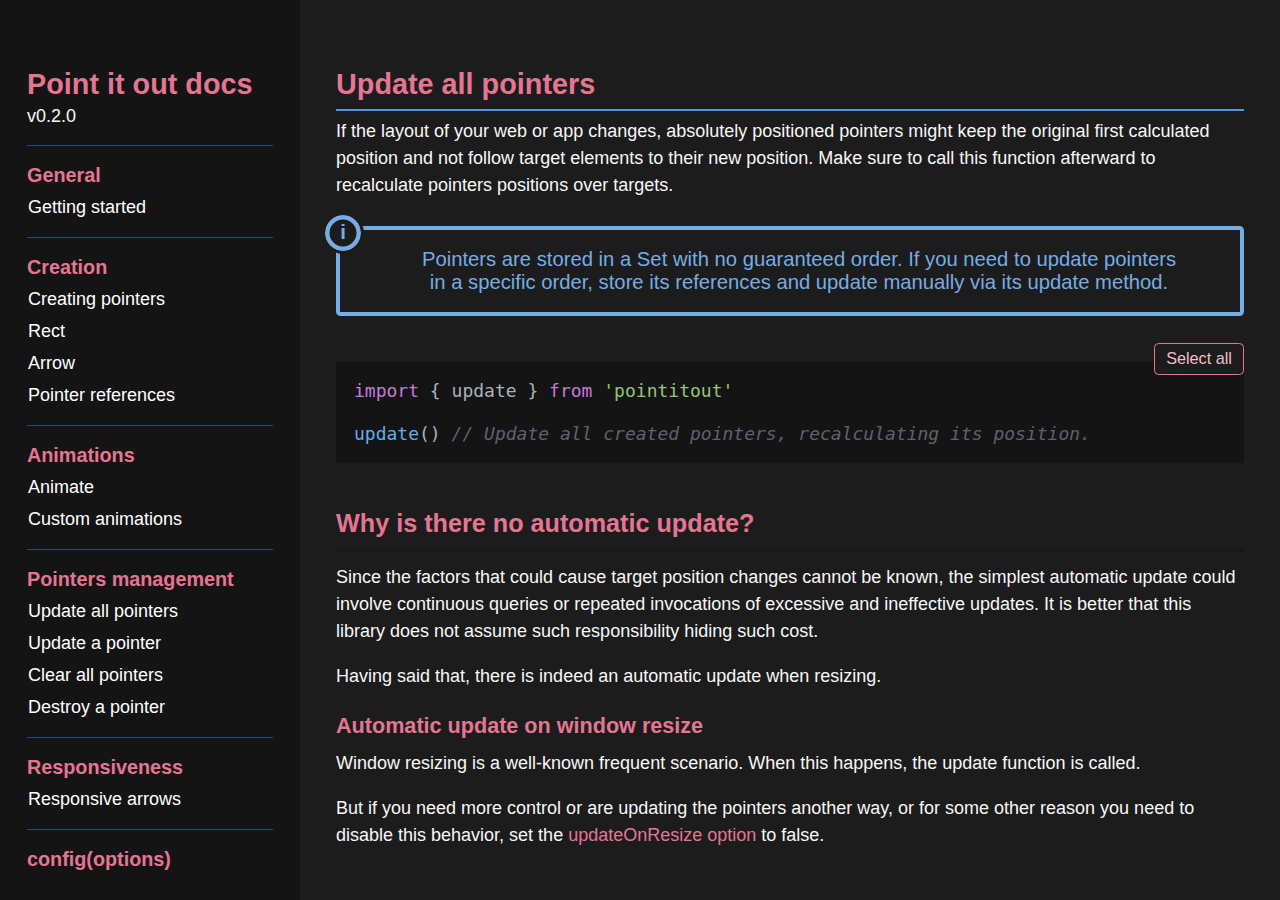
<file: management.html>
<!doctype html>
<html lang="en">
  <head>
    <title>Point it out docs</title>
    <meta 
      name="description" 
      content="A tiny, zero-dependencies JavaScript library to mark/point out DOM elements">
    <meta charset="utf-8" />
    <link rel="icon" href="./favicon.png" />
    <meta name="viewport" content="width=device-width, initial-scale=1, minimum-scale=1.0" />
    <meta name="twitter:card" content="summary">
    <meta name="twitter:title" content="Point It Out Docs">
    <meta name="twitter:description"
        content="A tiny, zero-dependencies JavaScript library to mark/point out DOM elements.">
    <meta name="twitter:image" content="https://alexvgjm.github.io/point-it-out-docs/pointitout-og-logo.png">
    <meta property="og:type" content="website" />
    <meta property="og:url" content="https://alexvgjm.github.io/point-it-out-docs/">
    <meta property="og:title" content="Point it out docs">
    <meta property="og:description"
        content="A tiny, zero-dependencies JavaScript library to mark/point out DOM elements.">
    <meta property="og:image" content="https://alexvgjm.github.io/point-it-out-docs/pointitout-og-logo.png">
    <meta property="og:image:alt" content="Point it out logo">
    <meta property="og:image:width" content="512">
    <meta property="og:image:height" content="512">
    
		<link href="./_app/immutable/assets/0.DX8jMTkm.css" rel="stylesheet">
		<link href="./_app/immutable/assets/Code.BOVeQm82.css" rel="stylesheet">
		<link href="./_app/immutable/assets/InfoBox.GkqFjwmi.css" rel="stylesheet">
		<link rel="modulepreload" href="./_app/immutable/entry/start.C_4SP4wZ.js">
		<link rel="modulepreload" href="./_app/immutable/chunks/entry.DupgRjM6.js">
		<link rel="modulepreload" href="./_app/immutable/chunks/index-client.C_AGn1Ij.js">
		<link rel="modulepreload" href="./_app/immutable/chunks/paths.CXGXOoeF.js">
		<link rel="modulepreload" href="./_app/immutable/entry/app.7cC1iTsD.js">
		<link rel="modulepreload" href="./_app/immutable/chunks/disclose-version.DjlcKni_.js">
		<link rel="modulepreload" href="./_app/immutable/chunks/this.CEaKAIAF.js">
		<link rel="modulepreload" href="./_app/immutable/chunks/props.BeXgiwNT.js">
		<link rel="modulepreload" href="./_app/immutable/nodes/0.Dg5qHKQ-.js">
		<link rel="modulepreload" href="./_app/immutable/chunks/general.svelte.B65VZ__f.js">
		<link rel="modulepreload" href="./_app/immutable/chunks/legacy.BQXG6iyP.js">
		<link rel="modulepreload" href="./_app/immutable/chunks/each.DEwrRhAq.js">
		<link rel="modulepreload" href="./_app/immutable/chunks/stores.DI-hdf5D.js">
		<link rel="modulepreload" href="./_app/immutable/chunks/public.CSbpTb0O.js">
		<link rel="modulepreload" href="./_app/immutable/chunks/pointitout.Jpb47ULF.js">
		<link rel="modulepreload" href="./_app/immutable/nodes/6.CTk99BYs.js">
		<link rel="modulepreload" href="./_app/immutable/chunks/Code.DUo6Pgyj.js">
		<link rel="modulepreload" href="./_app/immutable/chunks/InfoBox.D6dvsujv.js">
  </head>
  <body data-sveltekit-preload-data="hover">
    <div style="display: contents"><!--[--><!--[--><!----><div class="docs-wrapper svelte-vlmqi6"><nav class="main-nav svelte-1vh071f "><button class="open-nav svelte-1vh071f"><span class="svelte-1vh071f"></span> <span class="svelte-1vh071f"></span> <span class="svelte-1vh071f"></span></button> <div class="main-nav__wrapper svelte-1vh071f"><header class="svelte-1vh071f"><h1><a href="./" data-sveltekit-reload="">Point it out docs</a></h1> <div class="version">v0.2.0</div></header> <!--[--><nav class="main-nav__section svelte-1vh071f"><h2 class="svelte-1vh071f"><a href="./#getting-started">General</a></h2> <!--[--><!--[!--><a class="main-nav__link svelte-1vh071f " href="./#getting-started">Getting started</a><!--]--><!--]--></nav><nav class="main-nav__section svelte-1vh071f"><h2 class="svelte-1vh071f"><a href="./create#creating-pointers">Creation</a></h2> <!--[--><!--[!--><a class="main-nav__link svelte-1vh071f " href="./create#creating-pointers">Creating pointers</a><!--]--><!--[!--><a class="main-nav__link svelte-1vh071f " href="./create#rect">Rect</a><!--]--><!--[!--><a class="main-nav__link svelte-1vh071f " href="./create#arrow">Arrow</a><!--]--><!--[!--><a class="main-nav__link svelte-1vh071f " href="./create#pointer-references">Pointer references</a><!--]--><!--]--></nav><nav class="main-nav__section svelte-1vh071f"><h2 class="svelte-1vh071f"><a href="./animations#animate">Animations</a></h2> <!--[--><!--[!--><a class="main-nav__link svelte-1vh071f " href="./animations#animate">Animate</a><!--]--><!--[!--><a class="main-nav__link svelte-1vh071f " href="./animations#custom-animations">Custom animations</a><!--]--><!--]--></nav><nav class="main-nav__section svelte-1vh071f"><h2 class="svelte-1vh071f"><a href="./management#update-all">Pointers management</a></h2> <!--[--><!--[!--><a class="main-nav__link svelte-1vh071f " href="./management#update-all">Update all pointers</a><!--]--><!--[!--><a class="main-nav__link svelte-1vh071f " href="./management#update-specific-pointer">Update a pointer</a><!--]--><!--[!--><a class="main-nav__link svelte-1vh071f " href="./management#clear-all-pointers">Clear all pointers</a><!--]--><!--[!--><a class="main-nav__link svelte-1vh071f " href="./management#destroy-specific-pointer">Destroy a pointer</a><!--]--><!--]--></nav><nav class="main-nav__section svelte-1vh071f"><h2 class="svelte-1vh071f"><a href="./responsiveness#responsive-arrows">Responsiveness</a></h2> <!--[--><!--[!--><a class="main-nav__link svelte-1vh071f " href="./responsiveness#responsive-arrows">Responsive arrows</a><!--]--><!--]--></nav><nav class="main-nav__section svelte-1vh071f"><h2 class="svelte-1vh071f"><a href="./config#configuring-global-options">config(options)</a></h2> <!--[--><!--[!--><a class="main-nav__link svelte-1vh071f " href="./config#configuring-global-options">Configuring global options</a><!--]--><!--]--></nav><!--]--></div></nav><!----> <main class="svelte-vlmqi6"><div class="loader svelte-1fi8u3s "><div class="loader__spinner svelte-1fi8u3s"></div></div><!----> <!----><!----><section class="doc-section"><h1 id="update-all">Update all pointers</h1> <p>If the layout of your web or app changes, absolutely positioned pointers might keep the original
    first calculated position and not follow target elements to their new position. Make sure to
    call this function afterward to recalculate pointers positions over targets.</p> <div class="info-box svelte-ki5phx"><!--[!--><!--]--> <!----><!---->Pointers are stored in a Set with no guaranteed order. If you need to update pointers in a
    specific order, store its references and update manually via its update method.<!----></div><!----> <div class="code-wrapper svelte-ciqgfa " style="--lang-color: transparent"><!--[!--><!--]--> <div class="code-wrapper__buttons svelte-ciqgfa"><!--[!--><!--]--> <!--[!--><!--]--> <!--[--><button class="code-wrapper__button svelte-ciqgfa">Select all</button><!--]--></div> <pre class="svelte-ciqgfa"><code class="language-typescript svelte-ciqgfa"><!----><!---->import { update } from 'pointitout' 

update() // Update all created pointers, recalculating its position.<!----></code></pre></div><!----> <section class="doc-section"><h2>Why is there no automatic update?</h2> <p>Since the factors that could cause target position changes cannot be known, the simplest
      automatic update could involve continuous queries or repeated invocations of excessive and
      ineffective updates. It is better that this library does not assume such responsibility hiding
      such cost.</p> <p>Having said that, there is indeed an automatic update when resizing.</p> <h3>Automatic update on window resize</h3> <p>Window resizing is a well-known frequent scenario. When this happens, the update function is
      called.</p> <p>But if you need more control or are updating the pointers another way, or for some other
      reason you need to disable this behavior, set the <a href="./config">updateOnResize option</a> to
      false.</p></section></section> <section class="doc-section"><h1 id="update-specific-pointer">Update a specific pointer</h1> <div class="code-wrapper svelte-ciqgfa " style="--lang-color: transparent"><!--[!--><!--]--> <div class="code-wrapper__buttons svelte-ciqgfa"><!--[!--><!--]--> <!--[!--><!--]--> <!--[--><button class="code-wrapper__button svelte-ciqgfa">Select all</button><!--]--></div> <pre class="svelte-ciqgfa"><code class="language-typescript svelte-ciqgfa"><!----><!---->import { create } from 'pointitout' 

const pointer = create('rect', { target: '#target-element-id' })

// ...
// Later, after some change in the target's position
pointer.update() // Update the pointer<!----></code></pre></div><!----></section> <section class="doc-section"><h1 id="clear-all-pointers">Clear all pointers</h1> <p>To clear all pointers simply call the clear function. This function is an easy way to call the
    destroy() method on every created pointer.</p> <div class="code-wrapper svelte-ciqgfa " style="--lang-color: transparent"><!--[!--><!--]--> <div class="code-wrapper__buttons svelte-ciqgfa"><!--[!--><!--]--> <!--[!--><!--]--> <!--[--><button class="code-wrapper__button svelte-ciqgfa">Select all</button><!--]--></div> <pre class="svelte-ciqgfa"><code class="language-typescript svelte-ciqgfa"><!----><!---->import { clear } from 'pointitout' 

clear() // Destroy all pointers. That's all.<!----></code></pre></div><!----></section> <section class="doc-section"><h1 id="destroy-specific-pointer">Destroy a specific pointer</h1> <div class="code-wrapper svelte-ciqgfa " style="--lang-color: transparent"><!--[!--><!--]--> <div class="code-wrapper__buttons svelte-ciqgfa"><!--[!--><!--]--> <!--[!--><!--]--> <!--[--><button class="code-wrapper__button svelte-ciqgfa">Select all</button><!--]--></div> <pre class="svelte-ciqgfa"><code class="language-typescript svelte-ciqgfa"><!----><!---->import { create } from 'pointitout' 

const pointer = create('rect', { target: '#target-element-id' })

pointer.destroy() // Destroy the pointer<!----></code></pre></div><!----> <section class="doc-section"><h2 id="destroy-specific-pointer">Pointer 'destroy' event</h2> <p>You can register a listener to be called when pointer is destroyed.</p> <div class="code-wrapper svelte-ciqgfa " style="--lang-color: transparent"><!--[!--><!--]--> <div class="code-wrapper__buttons svelte-ciqgfa"><!--[!--><!--]--> <!--[!--><!--]--> <!--[--><button class="code-wrapper__button svelte-ciqgfa">Select all</button><!--]--></div> <pre class="svelte-ciqgfa"><code class="language-typescript svelte-ciqgfa"><!----><!---->import { create } from 'pointitout' 

const pointer = create('rect', { target: '#target-element-id' })

pointer.on('destroy', p => {
    console.log('A pointer was destroyed. 🪦 R.I.P')
    console.log('Pointer object: ', p)
})

pointer.destroy() // Destroy the pointer
// The function containing the console.logs will be called.<!----></code></pre></div><!----></section></section><!----><!----></main></div><!----><!--]--> <!--[!--><!--]--><!--]-->
			
			<script>
				{
					__sveltekit_myheyk = {
						base: new URL(".", location).pathname.slice(0, -1),
						assets: "/point-it-out-docs"
					};

					const element = document.currentScript.parentElement;

					const data = [{"type":"data","data":{},"uses":{}},null];

					Promise.all([
						import("./_app/immutable/entry/start.C_4SP4wZ.js"),
						import("./_app/immutable/entry/app.7cC1iTsD.js")
					]).then(([kit, app]) => {
						kit.start(app, element, {
							node_ids: [0, 6],
							data,
							form: null,
							error: null
						});
					});
				}
			</script>
		</div>
  </body>
</html>
</file>
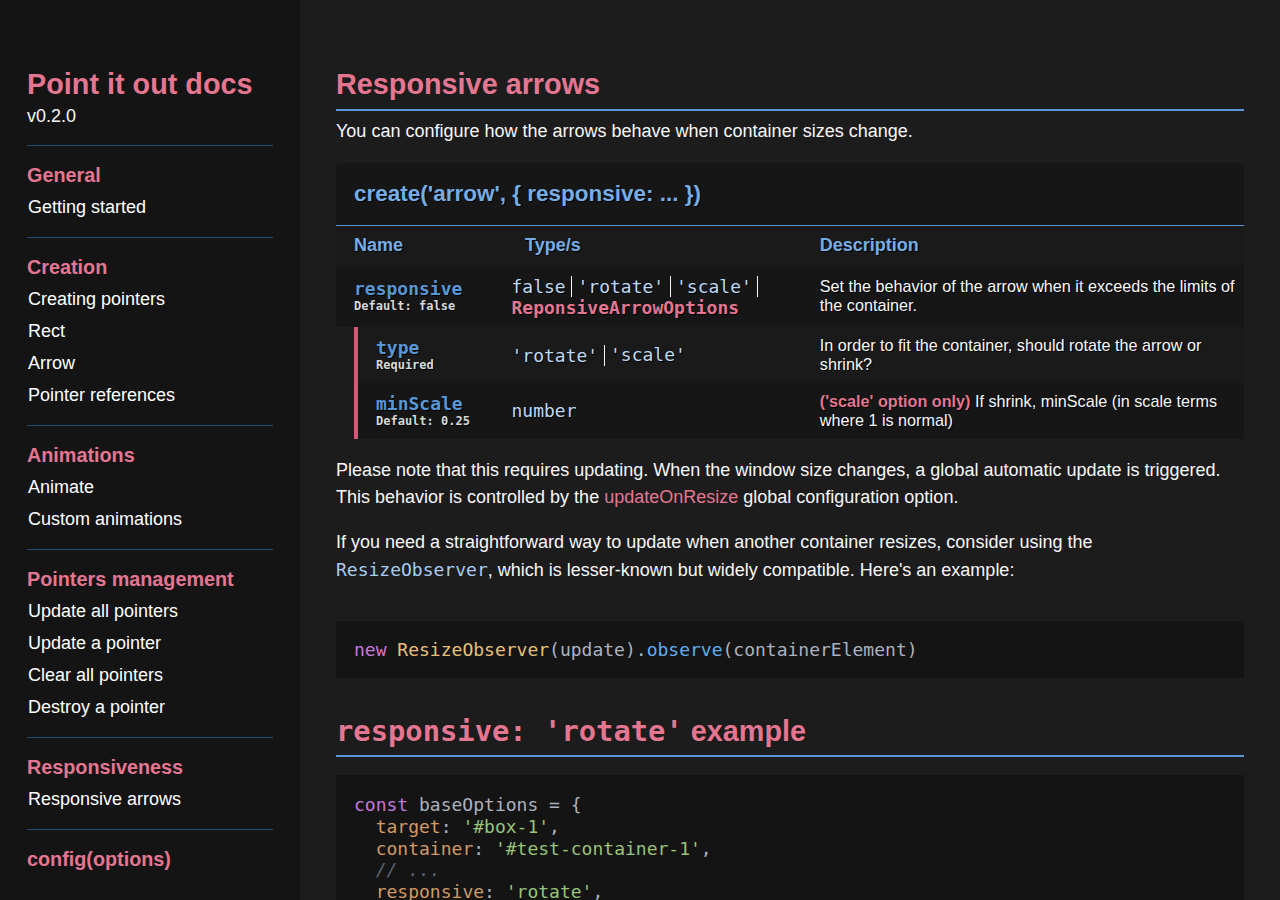
<file: responsiveness.html>
<!doctype html>
<html lang="en">
  <head>
    <title>Point it out docs</title>
    <meta 
      name="description" 
      content="A tiny, zero-dependencies JavaScript library to mark/point out DOM elements">
    <meta charset="utf-8" />
    <link rel="icon" href="./favicon.png" />
    <meta name="viewport" content="width=device-width, initial-scale=1, minimum-scale=1.0" />
    <meta name="twitter:card" content="summary">
    <meta name="twitter:title" content="Point It Out Docs">
    <meta name="twitter:description"
        content="A tiny, zero-dependencies JavaScript library to mark/point out DOM elements.">
    <meta name="twitter:image" content="https://alexvgjm.github.io/point-it-out-docs/pointitout-og-logo.png">
    <meta property="og:type" content="website" />
    <meta property="og:url" content="https://alexvgjm.github.io/point-it-out-docs/">
    <meta property="og:title" content="Point it out docs">
    <meta property="og:description"
        content="A tiny, zero-dependencies JavaScript library to mark/point out DOM elements.">
    <meta property="og:image" content="https://alexvgjm.github.io/point-it-out-docs/pointitout-og-logo.png">
    <meta property="og:image:alt" content="Point it out logo">
    <meta property="og:image:width" content="512">
    <meta property="og:image:height" content="512">
    
		<link href="./_app/immutable/assets/0.DX8jMTkm.css" rel="stylesheet">
		<link href="./_app/immutable/assets/7.BWhQOmz8.css" rel="stylesheet">
		<link href="./_app/immutable/assets/Code.BOVeQm82.css" rel="stylesheet">
		<link href="./_app/immutable/assets/ColumnsContainer.DMpBQ9Uu.css" rel="stylesheet">
		<link href="./_app/immutable/assets/PropertiesTable.3aZccJcu.css" rel="stylesheet">
		<link rel="modulepreload" href="./_app/immutable/entry/start.C_4SP4wZ.js">
		<link rel="modulepreload" href="./_app/immutable/chunks/entry.DupgRjM6.js">
		<link rel="modulepreload" href="./_app/immutable/chunks/index-client.C_AGn1Ij.js">
		<link rel="modulepreload" href="./_app/immutable/chunks/paths.CXGXOoeF.js">
		<link rel="modulepreload" href="./_app/immutable/entry/app.7cC1iTsD.js">
		<link rel="modulepreload" href="./_app/immutable/chunks/disclose-version.DjlcKni_.js">
		<link rel="modulepreload" href="./_app/immutable/chunks/this.CEaKAIAF.js">
		<link rel="modulepreload" href="./_app/immutable/chunks/props.BeXgiwNT.js">
		<link rel="modulepreload" href="./_app/immutable/nodes/0.Dg5qHKQ-.js">
		<link rel="modulepreload" href="./_app/immutable/chunks/general.svelte.B65VZ__f.js">
		<link rel="modulepreload" href="./_app/immutable/chunks/legacy.BQXG6iyP.js">
		<link rel="modulepreload" href="./_app/immutable/chunks/each.DEwrRhAq.js">
		<link rel="modulepreload" href="./_app/immutable/chunks/stores.DI-hdf5D.js">
		<link rel="modulepreload" href="./_app/immutable/chunks/public.CSbpTb0O.js">
		<link rel="modulepreload" href="./_app/immutable/chunks/pointitout.Jpb47ULF.js">
		<link rel="modulepreload" href="./_app/immutable/nodes/7.Q1XNPK_C.js">
		<link rel="modulepreload" href="./_app/immutable/chunks/Code.DUo6Pgyj.js">
		<link rel="modulepreload" href="./_app/immutable/chunks/ColumnsContainer.DbzHa6Fa.js">
		<link rel="modulepreload" href="./_app/immutable/chunks/PropertiesTable.Cw4P0USA.js">
  </head>
  <body data-sveltekit-preload-data="hover">
    <div style="display: contents"><!--[--><!--[--><!----><div class="docs-wrapper svelte-vlmqi6"><nav class="main-nav svelte-1vh071f "><button class="open-nav svelte-1vh071f"><span class="svelte-1vh071f"></span> <span class="svelte-1vh071f"></span> <span class="svelte-1vh071f"></span></button> <div class="main-nav__wrapper svelte-1vh071f"><header class="svelte-1vh071f"><h1><a href="./" data-sveltekit-reload="">Point it out docs</a></h1> <div class="version">v0.2.0</div></header> <!--[--><nav class="main-nav__section svelte-1vh071f"><h2 class="svelte-1vh071f"><a href="./#getting-started">General</a></h2> <!--[--><!--[!--><a class="main-nav__link svelte-1vh071f " href="./#getting-started">Getting started</a><!--]--><!--]--></nav><nav class="main-nav__section svelte-1vh071f"><h2 class="svelte-1vh071f"><a href="./create#creating-pointers">Creation</a></h2> <!--[--><!--[!--><a class="main-nav__link svelte-1vh071f " href="./create#creating-pointers">Creating pointers</a><!--]--><!--[!--><a class="main-nav__link svelte-1vh071f " href="./create#rect">Rect</a><!--]--><!--[!--><a class="main-nav__link svelte-1vh071f " href="./create#arrow">Arrow</a><!--]--><!--[!--><a class="main-nav__link svelte-1vh071f " href="./create#pointer-references">Pointer references</a><!--]--><!--]--></nav><nav class="main-nav__section svelte-1vh071f"><h2 class="svelte-1vh071f"><a href="./animations#animate">Animations</a></h2> <!--[--><!--[!--><a class="main-nav__link svelte-1vh071f " href="./animations#animate">Animate</a><!--]--><!--[!--><a class="main-nav__link svelte-1vh071f " href="./animations#custom-animations">Custom animations</a><!--]--><!--]--></nav><nav class="main-nav__section svelte-1vh071f"><h2 class="svelte-1vh071f"><a href="./management#update-all">Pointers management</a></h2> <!--[--><!--[!--><a class="main-nav__link svelte-1vh071f " href="./management#update-all">Update all pointers</a><!--]--><!--[!--><a class="main-nav__link svelte-1vh071f " href="./management#update-specific-pointer">Update a pointer</a><!--]--><!--[!--><a class="main-nav__link svelte-1vh071f " href="./management#clear-all-pointers">Clear all pointers</a><!--]--><!--[!--><a class="main-nav__link svelte-1vh071f " href="./management#destroy-specific-pointer">Destroy a pointer</a><!--]--><!--]--></nav><nav class="main-nav__section svelte-1vh071f"><h2 class="svelte-1vh071f"><a href="./responsiveness#responsive-arrows">Responsiveness</a></h2> <!--[--><!--[!--><a class="main-nav__link svelte-1vh071f " href="./responsiveness#responsive-arrows">Responsive arrows</a><!--]--><!--]--></nav><nav class="main-nav__section svelte-1vh071f"><h2 class="svelte-1vh071f"><a href="./config#configuring-global-options">config(options)</a></h2> <!--[--><!--[!--><a class="main-nav__link svelte-1vh071f " href="./config#configuring-global-options">Configuring global options</a><!--]--><!--]--></nav><!--]--></div></nav><!----> <main class="svelte-vlmqi6"><div class="loader svelte-1fi8u3s "><div class="loader__spinner svelte-1fi8u3s"></div></div><!----> <!----><!----><section class="doc-section svelte-1lwrfx5"><h1 id="responsive-arrows" class="svelte-1lwrfx5">Responsive arrows</h1> <p class="svelte-1lwrfx5">You can configure how the arrows behave when container sizes change.</p> <!--[!--><section class="props-table svelte-6nh96j "><!--[--><h1 class="title svelte-6nh96j"><!---->create('arrow', { responsive: ... })<!----></h1><!--]--> <!--[--><div class="props-table__header props-table__header--name svelte-6nh96j">Name</div> <div class="props-table__header props-table__header--types svelte-6nh96j">Type/s</div> <div class="props-table__header props-table__header--desc svelte-6nh96j">Description</div><!--]--> <!--[--><div class="prop-name svelte-6nh96j ">responsive <span class="default svelte-6nh96j"><!--[-->Default: false<!--]--></span></div> <div class="prop-types svelte-6nh96j"><!--[--><span class="prop-type svelte-6nh96j"><!---->false<!----></span><span class="prop-type svelte-6nh96j"><!---->'rotate'<!----></span><span class="prop-type svelte-6nh96j"><!---->'scale'<!----></span><span class="prop-type svelte-6nh96j"><!----><strong>ReponsiveArrowOptions</strong><!----></span><!--]--></div> <div class="prop-desc svelte-6nh96j"><span><!---->Set the behavior of the arrow when it exceeds the limits of the container.<!----></span></div> <!--[--><!--[--><!--[!--><!--]--> <!--[!--><!--]--> <!--[--><div class="prop-name svelte-6nh96j subtable-name">type <span class="default svelte-6nh96j"><!--[!-->Required<!--]--></span></div> <div class="prop-types svelte-6nh96j"><!--[--><span class="prop-type svelte-6nh96j"><!---->'rotate'<!----></span><span class="prop-type svelte-6nh96j"><!---->'scale'<!----></span><!--]--></div> <div class="prop-desc svelte-6nh96j"><span><!---->In order to fit the container, should rotate the arrow or shrink?<!----></span></div> <!--[!--><!--]--><div class="prop-name svelte-6nh96j subtable-name">minScale <span class="default svelte-6nh96j"><!--[-->Default: 0.25<!--]--></span></div> <div class="prop-types svelte-6nh96j"><!--[--><span class="prop-type svelte-6nh96j"><!---->number<!----></span><!--]--></div> <div class="prop-desc svelte-6nh96j"><span><!----><strong>('scale' option only)</strong> If shrink, minScale (in scale terms where 1 is normal)<!----></span></div> <!--[!--><!--]--><!--]--><!--]--><!----><!--]--><!--]--><!----></section><!--]--><!----> <p class="svelte-1lwrfx5">Please note that this requires updating. When the window size changes, a 
    global automatic update is triggered. This behavior is controlled by 
    the <a href="./config#configuring-global-options" class="svelte-1lwrfx5">updateOnResize</a> global configuration option.</p> <p class="svelte-1lwrfx5">If you need a straightforward way to update when another container resizes, 
    consider using the <code class="svelte-1lwrfx5">ResizeObserver</code>, which is lesser-known but 
      widely compatible. Here's an example:</p> <div class="code-wrapper svelte-ciqgfa code-wrapper--no-top" style="--lang-color: transparent"><!--[!--><!--]--> <div class="code-wrapper__buttons svelte-ciqgfa"><!--[!--><!--]--> <!--[!--><!--]--> <!--[!--><!--]--></div> <pre class="svelte-ciqgfa"><code class="language-javascript svelte-ciqgfa"><!----><!---->new ResizeObserver(update).observe(containerElement)<!----></code></pre></div><!----> <section class="doc-section svelte-1lwrfx5"><h1 class="svelte-1lwrfx5"><code class="svelte-1lwrfx5">responsive: 'rotate'</code> example</h1> <div class="columns-container svelte-3zhna5 " style="--gap: 0px; margin-top: 1rem"><div class="columns-container__left svelte-3zhna5"><!----><div class="code-wrapper svelte-ciqgfa code-wrapper--no-top" style="--lang-color: transparent"><!--[!--><!--]--> <div class="code-wrapper__buttons svelte-ciqgfa"><!--[!--><!--]--> <!--[!--><!--]--> <!--[!--><!--]--></div> <pre class="svelte-ciqgfa"><code class="language-javascript svelte-ciqgfa"><!----><!---->const baseOptions = {
  target: '#box-1', 
  container: '#test-container-1',
  // ...
  responsive: 'rotate',
  fillColor: '#5896d5'
}

create('arrow', {
  ...baseOptions,
  fromAngle: 'bottom-left',
  fillColor: '#d55877',
  size: 0.9
})

// The other three arrows...
create('arrow', { 
  ...baseOptions, 
  // ...
} 

// Your update logic...<!----></code></pre></div><!----></div> <div class="columns-container__right svelte-3zhna5"><!----><div slot="right" class="result-panel svelte-1lwrfx5"><div id="test-container-1" class="svelte-1lwrfx5"><div class="test-box svelte-1lwrfx5" id="box-1">#box-1</div></div></div><!----></div></div><!----></section> <section class="doc-section svelte-1lwrfx5"><h1 class="svelte-1lwrfx5"><code class="svelte-1lwrfx5">responsive: 'scale'</code> example</h1> <div class="columns-container svelte-3zhna5 " style="--gap: 0px; margin-top: 1rem"><div class="columns-container__left svelte-3zhna5"><!----><div class="code-wrapper svelte-ciqgfa code-wrapper--no-top" style="--lang-color: transparent"><!--[!--><!--]--> <div class="code-wrapper__buttons svelte-ciqgfa"><!--[!--><!--]--> <!--[!--><!--]--> <!--[!--><!--]--></div> <pre class="svelte-ciqgfa"><code class="language-javascript svelte-ciqgfa"><!----><!---->const baseOptions = {
  target: '#box-2', 
  container: '#test-container-2',
  // ...
  responsive: 'scale',
  fillColor: '#5896d5'
}
// Rest of the previous example code<!----></code></pre></div><!----></div> <div class="columns-container__right svelte-3zhna5"><!----><div slot="right" class="result-panel svelte-1lwrfx5"><div id="test-container-2" class="svelte-1lwrfx5"><div class="test-box svelte-1lwrfx5" id="box-2">#box-2</div></div></div><!----></div></div><!----> <h3 class="svelte-1lwrfx5">Using <code class="svelte-1lwrfx5">minScale</code> property</h3> <div class="columns-container svelte-3zhna5 " style="--gap: 0px; margin-top: 1rem"><div class="columns-container__left svelte-3zhna5"><!----><div class="code-wrapper svelte-ciqgfa code-wrapper--no-top" style="--lang-color: transparent"><!--[!--><!--]--> <div class="code-wrapper__buttons svelte-ciqgfa"><!--[!--><!--]--> <!--[!--><!--]--> <!--[!--><!--]--></div> <pre class="svelte-ciqgfa"><code class="language-javascript svelte-ciqgfa"><!----><!---->const baseOptions = {
  target: '#box-3', 
  container: '#test-container-3',
  // ...
  responsive: {
    type: 'scale',
    minScale: 0.6
  },
  fillColor: '#5896d5'
}
// Rest of the previous example code<!----></code></pre></div><!----></div> <div class="columns-container__right svelte-3zhna5"><!----><div slot="right" class="result-panel svelte-1lwrfx5"><div id="test-container-3" class="svelte-1lwrfx5"><div class="test-box svelte-1lwrfx5" id="box-3">#box-3</div></div></div><!----></div></div><!----></section></section><!----><!----></main></div><!----><!--]--> <!--[!--><!--]--><!--]-->
			
			<script>
				{
					__sveltekit_myheyk = {
						base: new URL(".", location).pathname.slice(0, -1),
						assets: "/point-it-out-docs"
					};

					const element = document.currentScript.parentElement;

					const data = [{"type":"data","data":{},"uses":{}},null];

					Promise.all([
						import("./_app/immutable/entry/start.C_4SP4wZ.js"),
						import("./_app/immutable/entry/app.7cC1iTsD.js")
					]).then(([kit, app]) => {
						kit.start(app, element, {
							node_ids: [0, 7],
							data,
							form: null,
							error: null
						});
					});
				}
			</script>
		</div>
  </body>
</html>
</file>
<file: _app/immutable/assets/0.DX8jMTkm.css>
:root{--color-primary-lightest: hsl(0, 0%, 97%);--color-primary-lighter: hsl(0, 0%, 85%);--color-primary-light: hsl(0, 0%, 80%);--color-primary-lighty: hsl(0, 0%, 68%);--color-primary: hsl(0, 0%, 59%);--color-primary-darky: hsl(0, 0%, 45%);--color-primary-dark: hsl(0, 0%, 20%);--color-primary-darker: hsl(0, 0%, 11%);--color-primary-darkest: hsl(0, 0%, 08%);--color-second-lightest: hsl(345, 70%, 97%);--color-second-lighter: hsl(345, 70%, 85%);--color-second-light: hsl(345, 70%, 80%);--color-second-lighty: hsl(345, 68%, 68%);--color-second: hsl(345, 60%, 59%);--color-second-darky: hsl(345, 55%, 45%);--color-second-dark: hsl(345, 50%, 30%);--color-second-darker: hsl(345, 50%, 20%);--color-second-darkest: hsl(345, 50%, 8%);--color-third-lightest: hsl(210, 70%, 97%);--color-third-lighter: hsl(210, 70%, 85%);--color-third-light: hsl(210, 70%, 80%);--color-third-lighty: hsl(210, 68%, 68%);--color-third: #5896d5;--color-third-darky: hsl(210, 55%, 45%);--color-third-dark: hsl(210, 50%, 30%);--color-third-darker: hsl(210, 50%, 20%);--color-third-darkest: hsl(210, 50%, 8%);--color-font-primary: var(--color-primary-lightest);--color-blog-font-primary: var(--color-primary-light);--color-font-highlight: var(--color-second-lighty);--color-bg: var(--color-primary-darkest);--color-bg-2: var(--color-primary-darker);--color-bg-semi: color-mix(in srgb, var(--color-bg) 90%, transparent 10%);--color-link: var(--color-font-highlight)}*{margin:0;padding:0;box-sizing:border-box;scrollbar-width:thin;scrollbar-color:var(--color-second) var(--color-third-darkest)}html{overflow-x:hidden;font-size:18px}body{font-family:Helvetica,Arial,sans-serif;color:var(--color-font-primary);background:var(--color-bg);overflow-x:hidden;position:relative;min-height:100svh;display:flex;flex-direction:column;justify-content:center;align-items:center}p{margin-top:1rem;line-height:1.5em;text-wrap:pretty}a{color:var(--color-link);text-decoration:none}strong{color:var(--color-font-highlight)}h1,h2,h3,h4{margin:.5em 0}h1{font-size:1.6rem;color:var(--color-font-highlight)}h2{margin-top:1.5rem;font-size:1.4rem;color:var(--color-font-highlight)}h3,h4{font-size:1.2rem;margin-top:1.25rem;color:var(--color-font-highlight)}blockquote{font-style:italic;font-size:.9rem;padding:.5rem 1rem;max-width:480px;margin:0 auto;line-height:1.1rem}blockquote:before,blockquote:after{content:'"';color:var(--color-font-highlight);font-size:1.1rem;margin:0 .1rem;line-height:0}.hl{color:var(--color-font-highlight)}main{max-width:1024px;padding:2rem;overflow-x:hidden}.subtitle{font-size:1.2rem;margin-top:0}h1{margin-bottom:.25rem}button{color:var(--color-second-lighter);background:var(--color-bg-2);border-radius:.25rem;padding:.25rem .5rem;border:.1rem solid var(--color-second-lighty);font-size:.95rem}button:hover{background:var(--color-bg);box-shadow:0 0 .25rem var(--color-second-lighty)}h1+p,h2+p,h3+p,h4+p,h5+p,h6+p,section:first-of-type p:first-child{margin-top:0}.hljs{background-color:var(--color-bg)!important;line-height:1.2rem}.even .hljs{background-color:#0002!important}.doc-section a{color:var(--color-second-lighty)}.doc-section p code{color:var(--color-third-light)}.doc-section a:hover{color:var(--color-second-light);text-decoration:underline}.my-spinny-pointer{animation:2s infinite rainbow-spin}@keyframes rainbow-spin{0%{transform:rotate(0);filter:hue-rotate(0)}to{transform:rotate(360deg);filter:hue-rotate(360deg)}}.test-box{box-sizing:content-box;background:#333;position:absolute}.test-box--300x300{width:300px;height:300px}.test-box--400x250{width:400px;height:250px}.test-box--1000x1000{width:1000px;height:1000px}.expected-index{display:flex;flex-wrap:wrap;border:1px solid #444a;border-radius:1rem;padding:1rem;margin-top:1rem;width:100%;max-width:800px;position:relative}.visual-test ul{list-style:none}.visual-test ul li{margin-top:.2rem;display:flex}.visual-test h2{margin:0}.expected-index h2{margin:0;position:absolute;left:-1em;top:-1em;border:1px solid #444a;border-radius:1rem;padding:.5rem 1rem;background:var(--color-bg)}.expected-index h3{margin-top:0;text-align:center;margin-bottom:.5rem;padding-bottom:.5rem;border-bottom:1px solid var(--color-font-highlight)}.visual-test .size{font-size:.8rem;background:#10354f;display:inline-block;padding:.1rem .3rem;border-radius:.3rem;margin-right:.2rem}.visual-test .category{margin:1rem;width:45%}.test-pages-links{display:flex;max-width:720px;width:100%;justify-content:center;margin-top:.25rem;margin-bottom:2rem}.test-pages-links li{margin:.25rem}.visual-test a{color:#f5f5f5}.visual-test{min-height:110vh}.result-panel{width:100%;height:100%;display:flex;align-items:center;justify-content:center;background:var(--color-bg);padding:4rem}.even .result-panel{background-color:#0002!important}.test-box{width:5rem;height:5rem;display:flex;align-items:center;justify-content:center}main h1:first-child{padding-bottom:.25em;margin-bottom:.25em;border-bottom:.15rem solid var(--color-third)}.doc-section:not(:first-of-type){margin-top:4rem}.doc-section>.doc-section{margin-top:2rem}.doc-section h1+.doc-section{margin-top:0}:not(.doc-section)>.doc-section:last-of-type{margin-bottom:6rem}.doc-section h2{padding:.4em 0;border-bottom:.25rem solid #0002}.open-nav.svelte-1vh071f{position:absolute;right:-3rem;top:1rem;width:2rem;height:2rem;border:.2rem solid var(--color-second);border-radius:.2rem;z-index:9999;display:flex;flex-direction:column;justify-content:space-around;padding:.25rem;transition:.2s right}.open-nav.svelte-1vh071f span:where(.svelte-1vh071f){display:block;width:100%;height:.15rem;background:var(--color-second)}.main-nav.svelte-1vh071f{display:flex;flex-direction:column;max-width:300px;height:100svh;padding:1rem 0;overflow-x:visible;width:100%;position:fixed;z-index:99999;background-color:var(--color-bg);box-shadow:.2rem 0 .2rem #0004;transform:translate(-100%);transition:.2s transform}.main-nav--open.svelte-1vh071f{transform:translate(0);box-shadow:5rem 0 2rem 1rem #000a}.main-nav--open.svelte-1vh071f .open-nav:where(.svelte-1vh071f){right:.5rem}.main-nav--open.svelte-1vh071f .open-nav:where(.svelte-1vh071f) span:where(.svelte-1vh071f):nth-child(1),.main-nav--open.svelte-1vh071f .open-nav:where(.svelte-1vh071f) span:where(.svelte-1vh071f):nth-child(3){opacity:0}.main-nav--open.svelte-1vh071f .open-nav:where(.svelte-1vh071f) span:where(.svelte-1vh071f):nth-child(2){background:none}.main-nav--open.svelte-1vh071f .open-nav:where(.svelte-1vh071f) span:where(.svelte-1vh071f):nth-child(2):after{content:" ";position:absolute;top:50%;left:0;transform:translate(-50%,-50%);width:95%;height:0;border:.6rem solid transparent;border-right:1rem solid var(--color-second);border-left-width:0rem;border-top-width:.6rem;border-bottom-width:.6rem}.main-nav__wrapper.svelte-1vh071f{height:100svh;overflow-x:hidden;overflow-y:auto;padding-right:1.5rem;padding-left:1.5rem;padding-bottom:3rem}header.svelte-1vh071f{padding-top:2rem;display:flex;flex-direction:column}a.main-nav__link.svelte-1vh071f{position:relative;margin-top:.5rem;color:#fff;display:flex;align-items:center;border:.05rem solid transparent}.main-nav__section.svelte-1vh071f{display:flex;flex-direction:column;margin-top:1rem;border-top:.1rem solid var(--color-third-dark);padding-top:1rem}.main-nav__link.svelte-1vh071f:before{content:" ";display:none;border-radius:.1em;width:.5em;height:.5em;background:var(--color-second);margin-right:.5rem}h2.svelte-1vh071f{margin:0;font-size:1.1rem}.current.svelte-1vh071f{color:var(--color-second-lightest)}.main-nav__link.svelte-1vh071f:hover:after,.current.svelte-1vh071f:after{position:absolute;content:" ";left:-5%;width:110%;height:100%;border:.05rem dashed var(--color-third-darker);background:var(--color-third-darker);border-radius:.25rem;padding:.2rem;z-index:-1}.current.svelte-1vh071f:before{background:var(--color-second-lighter)}.main-nav__link.svelte-1vh071f:not(.current):hover:after{background:none;border-color:var(--color-third-dark)}hr.svelte-1vh071f{border:none;border-top:.05rem dashed var(--color-third-dark);text-decoration:none;margin-top:.5rem}hr.svelte-1vh071f+a.main-nav__link:where(.svelte-1vh071f){margin-top:.5rem}@media (min-width: 1024px){.open-nav.svelte-1vh071f{display:none}.main-nav.svelte-1vh071f{position:relative;box-shadow:none;transform:none}}pre code.hljs{display:block;overflow-x:auto;padding:1em}code.hljs{padding:3px 5px}.hljs{color:#abb2bf;background:#282c34}.hljs-comment,.hljs-quote{color:#5c6370;font-style:italic}.hljs-doctag,.hljs-formula,.hljs-keyword{color:#c678dd}.hljs-deletion,.hljs-name,.hljs-section,.hljs-selector-tag,.hljs-subst{color:#e06c75}.hljs-literal{color:#56b6c2}.hljs-addition,.hljs-attribute,.hljs-meta .hljs-string,.hljs-regexp,.hljs-string{color:#98c379}.hljs-attr,.hljs-number,.hljs-selector-attr,.hljs-selector-class,.hljs-selector-pseudo,.hljs-template-variable,.hljs-type,.hljs-variable{color:#d19a66}.hljs-bullet,.hljs-link,.hljs-meta,.hljs-selector-id,.hljs-symbol,.hljs-title{color:#61aeee}.hljs-built_in,.hljs-class .hljs-title,.hljs-title.class_{color:#e6c07b}.hljs-emphasis{font-style:italic}.hljs-strong{font-weight:700}.hljs-link{text-decoration:underline}.loader.svelte-1fi8u3s{width:100svw;height:100svh;position:fixed;display:flex;justify-content:center;align-items:center;left:0;top:0;z-index:99999;background-color:var(--color-bg);opacity:.8}.loader--hide.svelte-1fi8u3s{display:none}.loader__spinner.svelte-1fi8u3s{width:4rem;height:4rem;border:.3rem solid transparent;border-left:.2rem solid var(--color-font-highlight);border-top:.2rem solid var(--color-font-highlight);border-radius:50%;animation:.5s svelte-1fi8u3s-spin infinite linear}@keyframes svelte-1fi8u3s-spin{0%{transform:rotate(0)}to{transform:rotate(360deg)}}.docs-wrapper.svelte-vlmqi6{max-width:1280px;display:flex;width:100%;height:100svh}main.svelte-vlmqi6{position:relative;flex-grow:1;overflow-y:auto;background:var(--color-bg-2);padding:3rem .5rem 2rem}@media (min-width: 640px){main.svelte-vlmqi6{padding:3rem 2rem 2rem}}
</file>
<file: _app/immutable/assets/2.DrftE_6a.css>
.point-it-out-logo.svelte-1cj560o{max-width:180px}header.svelte-1cj560o{display:flex;justify-content:center;align-items:center;flex-direction:column;text-align:center}.point-it-out-title.svelte-1cj560o{font-size:3rem;color:var(--color-second);margin-top:.5rem;margin-bottom:0}.subtitle.svelte-1cj560o{text-wrap:balance;margin-top:.5rem}.copy.svelte-1cj560o{font-size:.9rem;margin:1rem 0 2rem}.example-btn.svelte-1cj560o{position:absolute;top:-1rem;right:1rem;min-width:13ch}@media (min-width: 1024px){.example-btn.svelte-1cj560o{right:50%;transform:translate(50%)}}
</file>
<file: _app/immutable/assets/Code.BOVeQm82.css>
.code-wrapper.svelte-ciqgfa{--lang-color: #2965f1;position:relative;margin-top:1.5rem;display:flex;flex-direction:column}.code-wrapper--show-lang.svelte-ciqgfa{margin-top:2.5rem}.code-wrapper__buttons.svelte-ciqgfa{position:absolute;right:0;top:-1rem}.code-wrapper--no-buttons.svelte-ciqgfa{margin-top:1rem}.code-wrapper--no-top.svelte-ciqgfa{margin-top:0}.code-wrapper__button.svelte-ciqgfa{font-size:.9rem;min-height:1.8rem;min-width:5rem}.code-wrapper__line-wrap.svelte-ciqgfa pre:where(.svelte-ciqgfa){text-wrap:wrap}.code-wrapper__line-wrap.svelte-ciqgfa pre:where(.svelte-ciqgfa){padding:1em}.code-wrapper.svelte-ciqgfa pre:where(.svelte-ciqgfa){border-top:.05rem solid var(--lang-color);height:100%}.code-wrapper.svelte-ciqgfa code:where(.svelte-ciqgfa){height:100%}.code-wrapper__lang.svelte-ciqgfa{color:var(--lang-color);display:inline-block;border:.05rem solid var(--lang-color);border-bottom:none;padding:.2rem .4rem;border-radius:.25rem .25rem 0 0;background:var(--color-bg);position:absolute;left:0;top:0;transform:translateY(-100%)}
</file>
<file: _app/immutable/assets/ColumnsContainer.DMpBQ9Uu.css>
.columns-container.svelte-3zhna5{--gap: 0px;display:flex;min-height:5rem;flex-direction:column;background:var(--color-bg);position:relative;margin-top:1rem}.columns-container+.columns-container{margin-top:0}.columns-container.even.svelte-3zhna5,.columns-container.even .hljs{background:var(--color-bg-2)}.columns-container__left.svelte-3zhna5{border-right:var(--gap) solid transparent;display:flex;flex-direction:column}.columns-container__right.svelte-3zhna5{border-left:var(--gap) solid transparent;display:flex;flex-direction:column;align-items:stretch;justify-content:stretch}@media (min-width: 640px){.columns-container.svelte-3zhna5{flex-direction:row}.columns-container__left.svelte-3zhna5,.columns-container__right.svelte-3zhna5{width:50%}}
</file>
<file: _app/immutable/assets/PropertiesTable.3aZccJcu.css>
.props-table.svelte-6nh96j{--color-even: #0001;--color-odd: #0003;margin-top:1rem;display:grid;text-shadow:.05em .05em black;grid-template-columns:1fr 1.5fr}.subtable.svelte-6nh96j{position:relative;margin-top:0;margin-left:1rem;border-left:.25rem solid var(--color-third-dark);grid-template-columns:10.75rem 1.5fr}.subtable.svelte-6nh96j:before{content:" ";position:absolute;left:0;top:0;height:0rem;background:transparent;width:100%}.title.svelte-6nh96j{background:var(--color-odd);margin:0;border:none;grid-column:1 / -1;font-size:1.25rem;border-bottom:none;border-radius:.25rem .25rem 0 0;padding:1rem;color:var(--color-third-lighty);border-bottom:.01rem solid var(--color-third)}.props-table__header.svelte-6nh96j{font-weight:700;color:var(--color-third-lighty);padding:.5rem;display:none}.props-table__header--name.svelte-6nh96j{border-radius:.25rem 0 0}.props-table__header--desc.svelte-6nh96j{border-radius:0 .25rem 0 0;grid-column:1 / -1}.prop-name.svelte-6nh96j,.prop-types.svelte-6nh96j{font-family:monospace}.prop-name.svelte-6nh96j,.prop-types.svelte-6nh96j,.prop-desc.svelte-6nh96j{background:var(--color-even);display:flex;align-items:center;padding:.5rem 1rem;flex-wrap:wrap}.prop-name.svelte-6nh96j{flex-direction:column;align-items:flex-start;justify-content:center;font-weight:700;color:var(--color-third)}:not(.subtable) .prop-name.subtable-name{margin-left:1rem;border-left:.25rem solid var(--color-second)}:not(.subtable) .subtable-name+.prop-types+.prop-desc{margin-left:1rem;border-left:.25rem solid var(--color-second)}.default.svelte-6nh96j{color:var(--color-primary-lighter);font-size:small}.prop-desc.svelte-6nh96j{margin-bottom:0rem;justify-content:flex-start;font-size:.9rem;grid-column:1 / -1;padding-top:0;padding-bottom:1rem}.prop-desc.svelte-6nh96j:not(:last-child){border-bottom:none}.prop-types.svelte-6nh96j{color:var(--color-third-lighter);align-content:center;padding:.5rem .25rem;text-align:justify;text-wrap:balance}.prop-type.svelte-6nh96j:not(:last-child){text-align:center;margin-top:.1rem;padding-right:.5ch;margin-right:.5ch;border-right:.1rem solid var(--color-primary-lightest)}.even .title~div:nth-child(6n+5),.even .title~div:nth-child(6n+6),.even .title~div:nth-child(6n+7),.title.svelte-6nh96j~div:where(.svelte-6nh96j):nth-child(6n+2),.title.svelte-6nh96j~div:where(.svelte-6nh96j):nth-child(6n+3),.title.svelte-6nh96j~div:where(.svelte-6nh96j):nth-child(6n+4),.even div:nth-child(6n+4),.even div:nth-child(6n+5),.even div:nth-child(6n+6){background-color:var(--color-even)}.even .title~div:nth-child(6n+2),.even .title~div:nth-child(6n+3),.even .title~div:nth-child(6n+4),.title.svelte-6nh96j~div:where(.svelte-6nh96j):nth-child(6n+5),.title.svelte-6nh96j~div:where(.svelte-6nh96j):nth-child(6n+6),.title.svelte-6nh96j~div:where(.svelte-6nh96j):nth-child(6n+7),div.svelte-6nh96j:nth-child(6n+1),div.svelte-6nh96j:nth-child(6n+2),div.svelte-6nh96j:nth-child(6n+3){background:var(--color-odd)}@media (min-width: 1024px){.props-table.svelte-6nh96j{grid-template-columns:9.5rem 2fr 3fr}.subtable.svelte-6nh96j{grid-template-columns:7rem 2fr 3fr}.props-table__header.svelte-6nh96j{display:flex;padding-left:1rem}.props-table__header--desc.svelte-6nh96j,.prop-desc.svelte-6nh96j{grid-column:auto;justify-content:flex-start}:not(.subtable) .subtable-name+.prop-types+.prop-desc{margin-left:0;border-left:none}.prop-desc.svelte-6nh96j{padding:.5rem .5rem .5rem 1rem}}
</file>
<file: _app/immutable/assets/InfoBox.GkqFjwmi.css>
.info-box.svelte-ki5phx{--color-call--info: var(--color-third-lighty);font-size:1.125rem;color:var(--color-call--info);border-radius:.25rem;margin-top:1.5rem;margin-bottom:2.5rem;position:relative;padding:1rem 1rem 1rem 2rem;border:.25rem solid var(--color-call--info);text-align:center;text-wrap:balance}.info-box.svelte-ki5phx:before{content:"i";width:2rem;height:2rem;position:absolute;background:var(--color-bg-2);border:.2rem solid var(--color-bg-2);box-shadow:inset 0 0 0 .25rem var(--color-call--info);left:-1rem;top:-1rem;border-radius:50%;display:flex;justify-content:center;align-items:center;font-weight:700;color:var(--color-call--info)}.info-box.svelte-ki5phx p:first-child{margin-top:0}.info-box.svelte-ki5phx ul{text-align:left;text-wrap:initial;text-wrap:pretty;margin-top:1rem}.info-box.svelte-ki5phx ul li{border-left:.5ch solid var(--color-call--info);padding-left:1.25ch;color:var(--color-blog-font-primary)}.info-box.svelte-ki5phx ul li:before{display:none}
</file>
<file: _app/immutable/assets/7.BWhQOmz8.css>
#test-container-1.svelte-1lwrfx5,#test-container-2.svelte-1lwrfx5,#test-container-3.svelte-1lwrfx5{width:100%;height:fit-content;max-width:300px;background:var(--color-bg-2);display:flex;justify-content:center;align-items:center;padding:1rem 0;border-left:.2rem solid var(--color-third);border-right:.2rem solid var(--color-third);position:relative;animation:3s svelte-1lwrfx5-shrink-and-growth infinite ease-in-out alternate}.test-box.svelte-1lwrfx5{position:relative}.result-panel.svelte-1lwrfx5{padding:2rem}p.svelte-1lwrfx5:last-of-type{margin-bottom:2rem}@keyframes svelte-1lwrfx5-shrink-and-growth{0%{max-width:300px}to{max-width:100px}}
</file>
